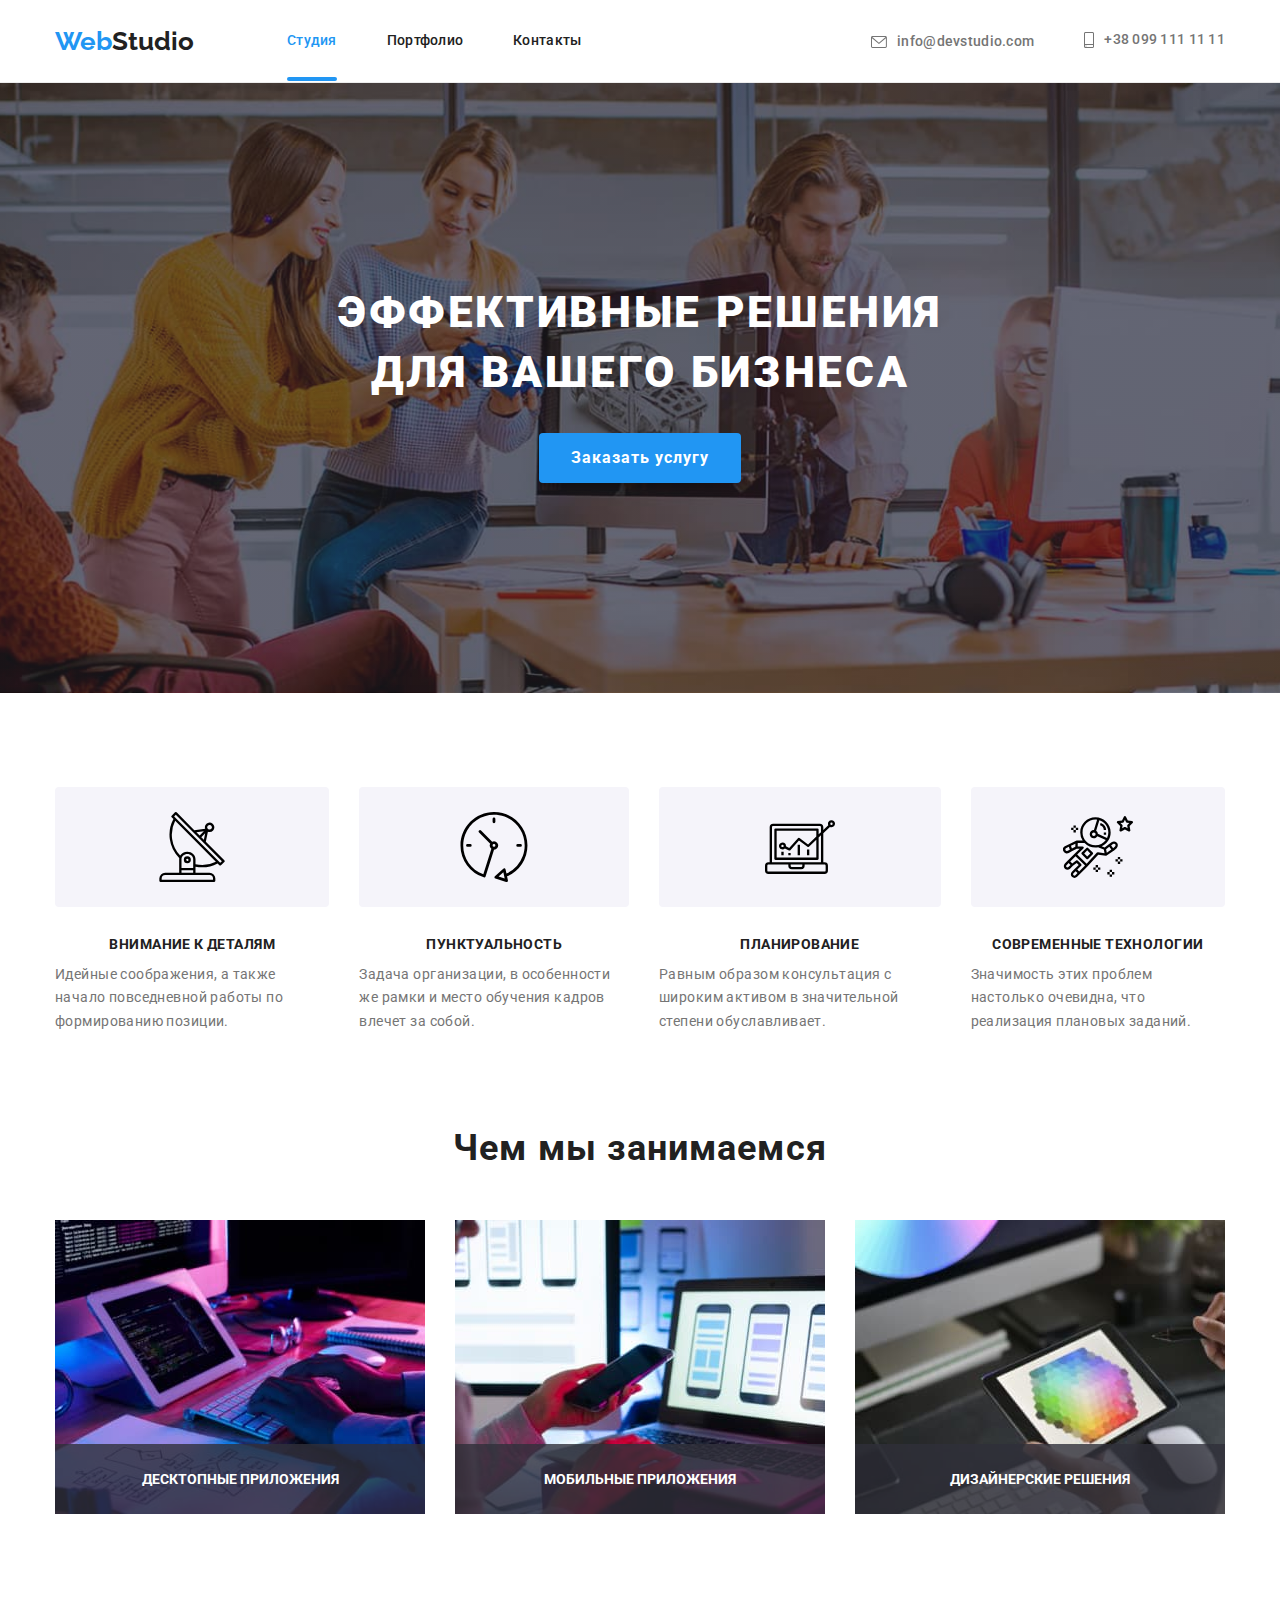
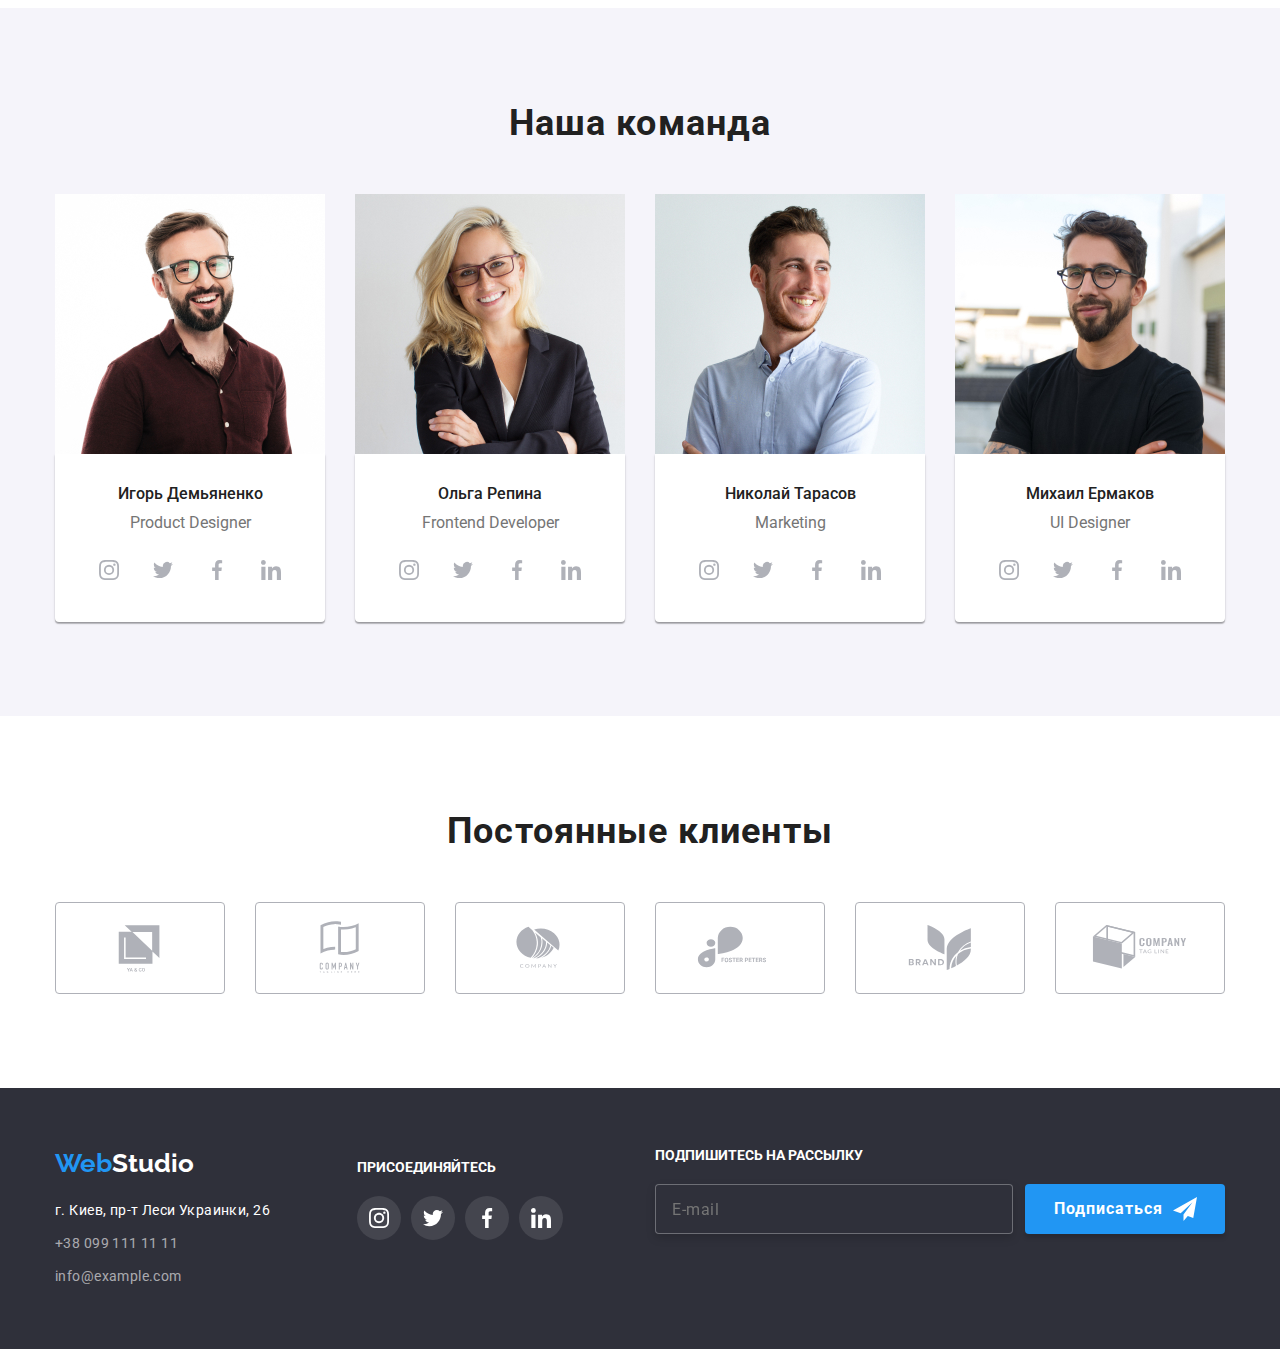
<file: index.html>
<!DOCTYPE html>
<html lang="ru">
  <head>
    <meta charset="UTF-8" />
    <meta http-equiv="X-UA-Compatible" content="IE=edge" />
    <meta name="viewport" content="width=device-width, initial-scale=1.0" />
    <link
      href="https://fonts.googleapis.com/css2?family=Raleway:wght@700&family=Roboto:wght@400;500;700;900&display=swap"
      rel="stylesheet"
    />
    <link
      rel="stylesheet"
      href="https://cdnjs.cloudflare.com/ajax/libs/modern-normalize/1.1.0/modern-normalize.min.css"
    />
    <link rel="stylesheet" href="./css/main.min.css" />
    <title>WebStudio</title>
  </head>
  <body class="body">
    <header class="header">
      <div class="container header__container">
        <a href="index.html" class="logo logo--pad"
          >Web<span class="logo__dark--head">Studio</span></a
        >
        <button class="btn-menu" type="button" data-menu-button aria-expanded="false">
          <svg class="mobile-menu-icon" width="40" height="40">
            <use class="icon-open" href="./images/icons/sprite.svg#icon-burger"></use>
            <use class="icon-close" href="./images/icons/sprite.svg#icon-close_burger"></use>
          </svg>
        </button>
        <nav class="navigation">
          <ul class="navigation__list">
            <li class="navigation__item">
              <a href="" class="link navigation__link--current navigation__link">Студия</a>
            </li>
            <li class="navigation__item">
              <a href="./portfolio.html" class="navigation__link">Портфолио</a>
            </li>
            <li class="navigation__item"><a href="" class="navigation__link">Контакты</a></li>
          </ul>
        </nav>
        <ul class="contacts__list">
          <li class="contacts__item">
            <a href="mailto:info@devstudio.com" class="header__email">
              <svg class="icon-mail" width="16" height="12">
                <use href="./images/icons/sprite.svg#icon-envelope"></use>
              </svg>
              info@devstudio.com
            </a>
          </li>
          <li class="contacts__item">
            <a href="tel:+380991111111" class="header__phone">
              <svg class="icon-phone" width="10" height="16">
                <use href="./images/icons/sprite.svg#icon-smartphone"></use>
              </svg>
              +38 099 111 11 11</a
            >
          </li>
        </ul>
      </div>
    </header>
    <div>
      <div class="mobile-menu" data-menu>
        <ul class="mobile-menu-nav list">
          <li class="mobile-menu-nav-item">
            <a href="./index.html" class="mobile-menu-nav-link current">Студия</a>
          </li>
          <li class="mobile-menu-nav-item">
            <a href="./portfolio.html" class="mobile-menu-nav-link">Портфолио</a>
          </li>
          <li class="mobile-menu-nav-item">
            <a href="#contacts" class="mobile-menu-nav-link">Контакты</a>
          </li>
        </ul>
        <div>
          <ul class="mobile-menu-contacts list">
            <li class="mobile-menu-item">
              <a href="tel:+380961111111" class="mobile-menu-font">+38 096 111 11 11</a>
            </li>
            <li class="mobile-menu-item">
              <a href="mailto:mailinfo@devstudio.com" class="mobile-menu-font"
                >info@devstudio.com</a
              >
            </li>
          </ul>
          <ul class="mobile-menu-list list">
            <li class="mobile-menu-items">
              <a class="mobile-menu-link" href="">Instagram</a>
            </li>
            <li class="mobile-menu-items">
              <a class="mobile-menu-link" href="">Twitter</a>
            </li>
            <li class="mobile-menu-items">
              <a class="mobile-menu-link" href="">Facebook</a>
            </li>
            <li class="mobile-menu-items">
              <a class="mobile-menu-link" href="">LinkedIn</a>
            </li>
          </ul>
        </div>
      </div>
    </div>

    <main class="main">
      <section class="hero overlay">
        <div class="container">
          <h1 class="hero__title">
            Эффективные решения <br />
            для вашего бизнеса
          </h1>
          <button type="button" class="button button-hero" data-modal-open>Заказать услугу</button>
        </div>
        <div class="backdrop is-hidden" data-modal>
          <div class="modal">
            <button class="close-button" type="button" data-modal-close aria-label="Закрыть окно">
              <svg class="close-button__icon" width="18" height="18">
                <use href="./images/icons/sprite.svg#icon-close"></use>
              </svg>
            </button>

            <form class="order-form" autocomplete="off">
              <span class="order-form__title">Оставьте свои данные, мы вам перезвоним</span>
              <label class="order-form__field">
                <span class="order-form__label">Имя</span>
                <span class="order-form__input-container">
                  <input class="order-form__input" name="name" type="text" />
                  <svg class="order-form__icon" width="18" height="18">
                    <use href="./images/icons/sprite.svg#icon-person"></use>
                  </svg>
                </span>
              </label>
              <label class="order-form__field">
                <span class="order-form__label">Телефон</span>
                <span class="order-form__input-container">
                  <input class="order-form__input" name="phone" type="tel" />
                  <svg class="order-form__icon" width="18" height="18">
                    <use href="./images/icons/sprite.svg#icon-tel"></use>
                  </svg>
                </span>
              </label>
              <label class="order-form__field">
                <span class="order-form__label">Почта</span>
                <span class="order-form__input-container">
                  <input class="order-form__input" name="email" type="email" />
                  <svg class="order-form__icon" width="18" height="18">
                    <use href="./images/icons/sprite.svg#icon-mail"></use>
                  </svg>
                </span>
              </label>
              <label class="order-form__field order-form__comments">
                <span class="order-form__comments__label">Комментарий</span>
                <textarea
                  class="order-form__comments__text"
                  name="comments"
                  placeholder="Введите текст"
                ></textarea>
              </label>
              <label class="checkbox">
                <span class="checkbox__container">
                  <input class="checkbox__input" name="agreement" type="checkbox" />
                  <svg class="checkbox__icon-checked" width="16" height="15">
                    <use href="./images/icons/sprite.svg#icon-check"></use>
                  </svg>
                  <span class="checkbox__icon-unchecked"></span>
                </span>
                <span class="checkbox__label">
                  Соглашаюсь с рассылкой и принимаю
                  <a class="checkbox__link" href="" target="_blank" rel="noopener noreferrer"
                    >Условия договора</a
                  >
                </span>
              </label>
              <button class="button button-modal" type="submit">Отправить</button>
            </form>
          </div>
        </div>
      </section>
      <section class="section">
        <div class="container">
          <h2 hidden>Особенности</h2>
          <ul class="feature">
            <li class="feature__item">
              <div class="feature__background">
                <svg class="feature__icon" width="70" height="70">
                  <use href="./images/icons/sprite.svg#icon-antenna"></use>
                </svg>
              </div>
              <h3 class="feature__title">Внимание к деталям</h3>
              <p class="feature__text">
                Идейные соображения, а также начало повседневной работы по формированию позиции.
              </p>
            </li>
            <li class="feature__item">
              <div class="feature__background">
                <svg class="feature__icon" width="70" height="70">
                  <use href="./images/icons/sprite.svg#icon-clock"></use>
                </svg>
              </div>
              <h3 class="feature__title">Пунктуальность</h3>
              <p class="feature__text">
                Задача организации, в особенности же рамки и место обучения кадров влечет за собой.
              </p>
            </li>
            <li class="feature__item">
              <div class="feature__background">
                <svg class="feature__icon" width="70" height="70">
                  <use href="./images/icons/sprite.svg#icon-diagram"></use>
                </svg>
              </div>
              <h3 class="feature__title">Планирование</h3>
              <p class="feature__text">
                Равным образом консультация с широким активом в значительной степени обуславливает.
              </p>
            </li>
            <li class="feature__item">
              <div class="feature__background">
                <svg class="feature__icon" width="70" height="70">
                  <use href="./images/icons/sprite.svg#icon-astronaut"></use>
                </svg>
              </div>
              <h3 class="feature__title">Современные технологии</h3>
              <p class="feature__text">
                Значимость этих проблем настолько очевидна, что реализация плановых заданий.
              </p>
            </li>
          </ul>
        </div>
      </section>
      <section class="section task">
        <div class="container">
          <h2 class="task__title title-h2">Чем мы занимаемся</h2>
          <ul class="list task__list">
            <li class="task__item">
              <div class="task__name">
                <picture>
                  <source
                    media="(min-width: 1200px)"
                    srcset="./images/img_pc.jpg 1x, ./images/img_pc@2x.jpg 2x"
                    type="image/jpg"
                  />
                  <img src="./images/img_pc.jpg" alt="Работа на Пк" />
                </picture>
                <div class="task__container">
                  <p class="task__text">ДЕСКТОПНЫЕ ПРИЛОЖЕНИЯ</p>
                </div>
              </div>
            </li>
            <li class="task__item">
              <div class="task__name">
                <picture>
                  <source
                    media="(min-width: 1200px)"
                    srcset="./images/img_phone.jpg 1x, ./images/img_phone@2x.jpg 2x"
                    type="image/jpg"
                  />
                  <img src="./images/img_phone.jpg" alt="Работа на телефоне" />
                </picture>

                <div class="task__container">
                  <p class="task__text">МОБИЛЬНЫЕ ПРИЛОЖЕНИЯ</p>
                </div>
              </div>
            </li>
            <li class="task__item">
              <div class="task__name">
                <picture>
                  <source
                    media="(min-width: 1200px)"
                    srcset="./images/img_tab.jpg 1x, ./images/img_tab@2x.jpg 2x"
                    type="image/jpg"
                  />
                  <img src="./images/img_tab.jpg" alt="Работа на планшете" />
                </picture>

                <div class="task__container">
                  <p class="task__text">ДИЗАЙНЕРСКИЕ РЕШЕНИЯ</p>
                </div>
              </div>
            </li>
          </ul>
        </div>
      </section>
      <section class="section section--bgr">
        <div class="container">
          <h2 class="section__title">Наша команда</h2>
          <ul class="team">
            <li class="team__item">
              <picture>
                <source
                  media="(min-width: 1200px)"
                  srcset="./images/designer_lg.jpg 1x, ./images/designer_lg@2x.jpg 2x"
                  type="image/jpg"
                />
                <source
                  media="(min-width: 768px)"
                  srcset="./images/designer_md.jpg 1x, ./images/designer_md@2x.jpg 2x"
                  type="image/jpg"
                />
                <source
                  media="(max-width: 767px)"
                  srcset="./images/designer_sm.jpg 1x, ./images/designer_sm@2x.jpg 2x"
                  type="image/jpg"
                />
                <img src="./images/designer_sm.jpg" alt="Дезайнер продукта" />
              </picture>
              <div class="team__group">
                <h3 class="team__title">Игорь Демьяненко</h3>
                <p class="team__text" lang="en">Product Designer</p>
                <ul class="social">
                  <li class="social__item">
                    <a href="http://instagram.com" class="social__link" aria-label="Instagram">
                      <svg class="social__icon">
                        <use href="./images/svg/sprite.svg#icon-instagram"></use>
                      </svg>
                    </a>
                  </li>
                  <li class="social__item">
                    <a class="social__link" href="http://twitter.com" aria-label="Twitter">
                      <svg class="social__icon">
                        <use href="./images/svg/sprite.svg#icon-twitter"></use>
                      </svg>
                    </a>
                  </li>
                  <li class="social__item">
                    <a href="http://facebook.com" class="social__link" aria-label="Facebook">
                      <svg class="social__icon">
                        <use href="./images/svg/sprite.svg#icon-facebook"></use>
                      </svg>
                    </a>
                  </li>
                  <li class="social__item">
                    <a href="http://linkedin.com" class="social__link" aria-label="LinkedIn">
                      <svg class="social__icon">
                        <use href="./images/svg/sprite.svg#icon-linkedin"></use>
                      </svg>
                    </a>
                  </li>
                </ul>
              </div>
            </li>
            <li class="team__item">
              <picture>
                <source
                  media="(min-width: 1200px)"
                  srcset="./images/developer_lg.jpg 1x, ./images/developer_lg@2x.jpg 2x"
                  type="image/jpg"
                />
                <source
                  media="(min-width: 768px)"
                  srcset="./images/developer_md.jpg 1x, ./images/developer_md@2x.jpg 2x"
                  type="image/jpg"
                />
                <source
                  media="(max-width: 767px)"
                  srcset="./images/developer_sm.jpg 1x, ./images/developer_sm@2x.jpg 2x"
                  type="image/jpg"
                />
                <img src="./images/developer_sm.jpg" alt="Разработчик" />
              </picture>

              <div class="team__group">
                <h3 class="team__title">Ольга Репина</h3>
                <p class="team__text" lang="en">Frontend Developer</p>
                <ul class="social">
                  <li class="social__item">
                    <a href="http://instagram.com" class="social__link" aria-label="Instagram">
                      <svg class="social__icon">
                        <use href="./images/svg/sprite.svg#icon-instagram"></use>
                      </svg>
                    </a>
                  </li>
                  <li class="social__item">
                    <a href="http://twitter.com" class="social__link" aria-label="Twitter">
                      <svg class="social__icon">
                        <use href="./images/svg/sprite.svg#icon-twitter"></use>
                      </svg>
                    </a>
                  </li>
                  <li class="social__item">
                    <a href="http://facebook.com" class="social__link" aria-label="Facebook">
                      <svg class="social__icon">
                        <use href="./images/svg/sprite.svg#icon-facebook"></use>
                      </svg>
                    </a>
                  </li>
                  <li class="social__item">
                    <a href="http://linkedin.com" class="social__link" aria-label="LinkedIn">
                      <svg class="social__icon">
                        <use href="./images/svg/sprite.svg#icon-linkedin"></use>
                      </svg>
                    </a>
                  </li>
                </ul>
              </div>
            </li>
            <li class="team__item">
              <picture>
                <source
                  media="(min-width: 1200px)"
                  srcset="./images/marketing_lg.jpg 1x, ./images/marketing_lg@2x.jpg 2x"
                  type="image/jpg"
                />
                <source
                  media="(min-width: 768px)"
                  srcset="./images/marketing_md.jpg 1x, ./images/marketing_md@2x.jpg 2x"
                  type="image/jpg"
                />
                <source
                  media="(max-width: 767px)"
                  srcset="./images/marketing_sm.jpg 1x, ./images/marketing_sm@2x.jpg 2x"
                  type="image/jpg"
                />
                <img src="./images/marketing_sm.jpg" alt="Маркетолог" />
              </picture>

              <div class="team__group">
                <h3 class="team__title">Николай Тарасов</h3>
                <p class="team__text" lang="en">Marketing</p>
                <ul class="social">
                  <li class="social__item">
                    <a href="http://instagram.com" class="social__link" aria-label="Instagram">
                      <svg class="social__icon">
                        <use href="./images/svg/sprite.svg#icon-instagram"></use>
                      </svg>
                    </a>
                  </li>
                  <li class="social__item">
                    <a href="http://twitter.com" class="social__link" aria-label="Twitter">
                      <svg class="social__icon">
                        <use href="./images/svg/sprite.svg#icon-twitter"></use>
                      </svg>
                    </a>
                  </li>
                  <li class="social__item">
                    <a href="http://facebook.com" class="social__link" aria-label="Facebook">
                      <svg class="social__icon">
                        <use href="./images/svg/sprite.svg#icon-facebook"></use>
                      </svg>
                    </a>
                  </li>
                  <li class="social__item">
                    <a href="http://linkedin.com" class="social__link" aria-label="LinkedIn">
                      <svg class="social__icon">
                        <use href="./images/svg/sprite.svg#icon-linkedin"></use>
                      </svg>
                    </a>
                  </li>
                </ul>
              </div>
            </li>
            <li class="team__item">
              <picture>
                <source
                  media="(min-width: 1200px)"
                  srcset="./images/ui_lg.jpg 1x, ./images/ui_lg@2x.jpg 2x"
                  type="image/jpg"
                />
                <source
                  media="(min-width: 768px)"
                  srcset="./images/ui_md.jpg 1x, ./images/ui_md@2x.jpg 2x"
                  type="image/jpg"
                />
                <source
                  media="(max-width: 767px)"
                  srcset="./images/ui_sm.jpg 1x, ./images/ui_sm@2x.jpg 2x"
                  type="image/jpg"
                />
                <img src="./images/ui.jpg" alt="Дезайнер интерфейса" />
              </picture>

              <div class="team__group">
                <h3 class="team__title">Михаил Ермаков</h3>
                <p class="team__text" lang="en">UI Designer</p>
                <ul class="social">
                  <li class="social__item">
                    <a href="http://instagram.com" class="social__link" aria-label="Instagram">
                      <svg class="social__icon">
                        <use href="./images/svg/sprite.svg#icon-instagram"></use>
                      </svg>
                    </a>
                  </li>
                  <li class="social__item">
                    <a href="http://twitter.com" class="social__link" aria-label="Twitter">
                      <svg class="social__icon">
                        <use href="./images/svg/sprite.svg#icon-twitter"></use>
                      </svg>
                    </a>
                  </li>
                  <li class="social__item">
                    <a href="http://facebook.com" class="social__link" aria-label="Facebook">
                      <svg class="social__icon">
                        <use href="./images/svg/sprite.svg#icon-facebook"></use>
                      </svg>
                    </a>
                  </li>
                  <li class="social__item">
                    <a href="http://linkedin.com" class="social__link" aria-label="LinkedIn">
                      <svg class="social__icon">
                        <use href="./images/svg/sprite.svg#icon-linkedin"></use>
                      </svg>
                    </a>
                  </li>
                </ul>
              </div>
            </li>
          </ul>
        </div>
      </section>
      <section class="section clients">
        <div class="container customers__container">
          <h2 class="clients__section-title">Постоянные клиенты</h2>
          <ul class="clients__list list">
            <li class="clients__item">
              <a href="http://google.com" class="clients__link">
                <svg class="clients__icon" width="106" height="60">
                  <use href="./images/icons/sprite.svg#icon-Logo1"></use>
                </svg>
              </a>
            </li>
            <li class="clients__item">
              <a href="http://google.com" class="clients__link">
                <svg class="clients__icon" width="106" height="60">
                  <use href="./images/icons/sprite.svg#icon-Logo2"></use>
                </svg>
              </a>
            </li>
            <li class="clients__item">
              <a href="http://google.com" class="clients__link">
                <svg class="clients__icon" width="106" height="60">
                  <use href="./images/icons/sprite.svg#icon-Logo3"></use>
                </svg>
              </a>
            </li>
            <li class="clients__item">
              <a href="http://google.com" class="clients__link">
                <svg class="clients__icon" width="106" height="60">
                  <use href="./images/icons/sprite.svg#icon-Logo4"></use>
                </svg>
              </a>
            </li>
            <li class="clients__item">
              <a href="http://google.com" class="clients__link">
                <svg class="clients__icon">
                  <use href="./images/icons/sprite.svg#icon-Logo5"></use>
                </svg>
              </a>
            </li>
            <li class="clients__item">
              <a href="http://google.com" class="clients__link">
                <svg class="clients__icon" width="106" height="60">
                  <use href="./images/icons/sprite.svg#icon-Logo6"></use>
                </svg>
              </a>
            </li>
          </ul>
        </div>
      </section>
    </main>
    <footer class="footer">
      <div class="container container--footer">
        <div class="connect-footer">
          <div class="adress">
            <a class="logo logo--position" href="./index.html" lang="en">
              <span class="logo-color">Web</span><span class="logo-color2">Studio</span></a
            >
            <address>
              <ul class="footer-adress list">
                <li class="footer-adress__item">
                  <a class="footer-adress__link" href="https://goo.gl/maps/iKXkamstdU8A9RDW7"
                    >г. Киев, пр-т Леси Украинки, 26</a
                  >
                </li>
                <li class="footer-adress__item">
                  <a class="footer-adress__link footer-adress__telmail" href="tel:+380991111111"
                    >+38 099 111 11 11</a
                  >
                </li>
                <li class="footer-adress__item">
                  <a
                    class="footer-adress__link footer-adress__telmail"
                    href="mailto:info@example.com"
                    >info@example.com</a
                  >
                </li>
              </ul>
            </address>
          </div>
          <div class="content">
            <h4 class="footer__title">ПРИСОЕДИНЯЙТЕСЬ</h4>
            <ul class="social-network social-network-footer list">
              <li class="social-network__item">
                <a class="social-network__link" href="" aria-label="Instagram">
                  <svg class="social-network__icon" width="20" height="20">
                    <use href="./images/icons/sprite.svg#icon-instagram"></use>
                  </svg>
                </a>
              </li>
              <li class="social-network__item">
                <a class="social-network__link" href="" aria-label="Twitter">
                  <svg class="social-network__icon" width="20" height="20">
                    <use href="./images/icons/sprite.svg#icon-twitter"></use>
                  </svg>
                </a>
              </li>
              <li class="social-network__item">
                <a class="social-network__link" href="" aria-label="Facebook">
                  <svg class="social-network__icon" width="20" height="20">
                    <use href="./images/icons/sprite.svg#icon-facebook"></use>
                  </svg>
                </a>
              </li>
              <li class="social-network__item">
                <a class="social-network__link" href="" aria-label="LinkedIn">
                  <svg class="social-network__icon" width="20" height="20">
                    <use href="./images/icons/sprite.svg#icon-linkedin"></use>
                  </svg>
                </a>
              </li>
            </ul>
          </div>
        </div>
        <div class="footer-connect">
          <h4 class="footer__title">ПОДПИШИТЕСЬ НА РАССЫЛКУ</h4>
          <form class="footer-connect__form">
            <label class="footer-connect__field">
              <input
                class="footer-connect__input"
                name="footer-email"
                type="email"
                placeholder="E-mail"
              />
            </label>
            <div class="footer_button">
              <button type="submit" class="button button-footer">Подписаться</button>
              <svg class="button-footer-icon" width="24" height="24">
                <use href="./images/icons/sprite.svg#icon-telegram"></use>
              </svg>
            </div>
          </form>
        </div>
      </div>
    </footer>
    <script src="./js/modal.js"></script>
    <script src="./js/burger.js"></script>
  </body>
</html>
</file>
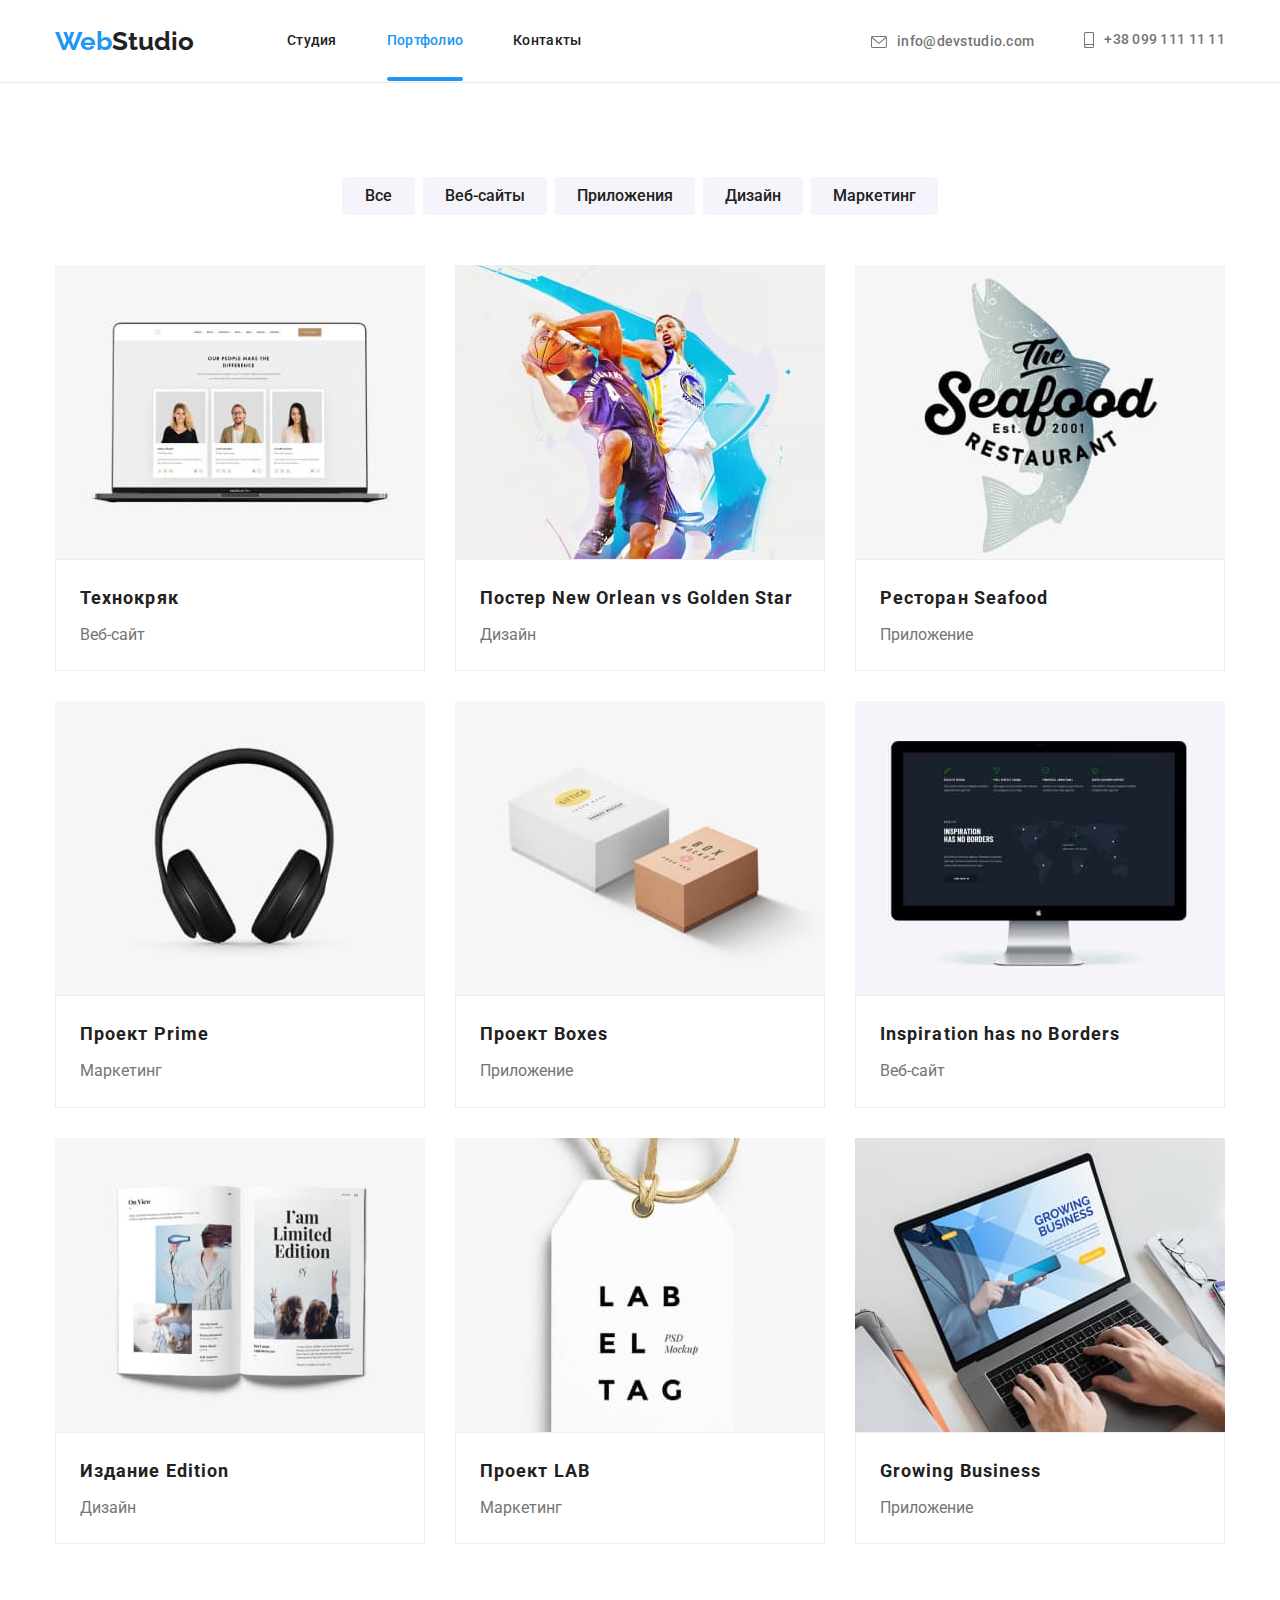
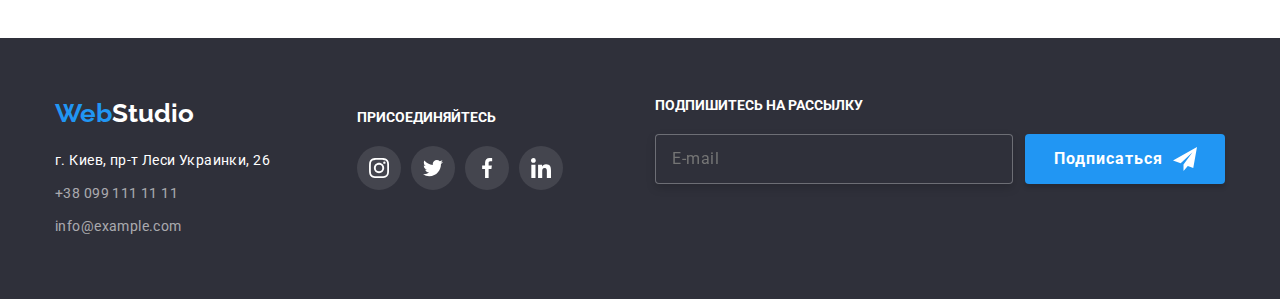
<file: portfolio.html>
<!DOCTYPE html>
<html lang="ru">
  <head>
    <meta charset="UTF-8" />
    <meta http-equiv="X-UA-Compatible" content="IE=edge" />
    <meta name="viewport" content="width=device-width, initial-scale=1.0" />
    <link
      href="https://fonts.googleapis.com/css2?family=Raleway:wght@700&family=Roboto:wght@400;500;700;900&display=swap"
      rel="stylesheet"
    />
    <link
      rel="stylesheet"
      href="https://cdnjs.cloudflare.com/ajax/libs/modern-normalize/1.1.0/modern-normalize.min.css"
    />
    <link rel="stylesheet" href="./css/main.min.css" />
    <title>Portfolio</title>
  </head>
  <body class="body portfolio">
    <header class="header">
      <div class="container header__container">
        <a href="index.html" class="logo logo--pad"
          >Web<span class="logo__dark--head">Studio</span></a
        >
        <button class="btn-menu" type="button" data-menu-button aria-expanded="false">
          <svg class="mobile-menu-icon" width="40" height="40">
            <use class="icon-open" href="./images/icons/sprite.svg#icon-burger"></use>
            <use class="icon-close" href="./images/icons/sprite.svg#icon-close_burger"></use>
          </svg>
        </button>
        <nav class="navigation">
          <ul class="navigation__list">
            <li class="navigation__item">
              <a href="index.html" class="link navigation__link">Студия</a>
            </li>
            <li class="navigation__item">
              <a href="./portfolio.html" class="navigation__link navigation__link--current link"
                >Портфолио</a
              >
            </li>
            <li class="navigation__item"><a href="" class="navigation__link">Контакты</a></li>
          </ul>
        </nav>
        <ul class="contacts__list">
          <li class="contacts__item">
            <a href="mailto:info@devstudio.com" class="header__email">
              <svg class="icon-mail" width="16" height="12">
                <use href="./images/icons/sprite.svg#icon-envelope"></use>
              </svg>
              info@devstudio.com
            </a>
          </li>
          <li class="contacts__item">
            <a href="tel:+380991111111" class="header__phone">
              <svg class="icon-phone" width="10" height="16">
                <use href="./images/icons/sprite.svg#icon-smartphone"></use>
              </svg>
              +38 099 111 11 11</a
            >
          </li>
        </ul>
      </div>
    </header>
    <main>
      <section class="section project">
        <div class="container project__container">
          <h1 class="visually-hidden">Наше портфолио</h1>
          <ul class="project__list list">
            <li class="project__btn-item">
              <button type="button" class="project__btn">Все</button>
            </li>
            <li class="project__btn-item">
              <button type="button" class="project__btn">Веб-сайты</button>
            </li>
            <li class="project__btn-item">
              <button type="button" class="project__btn">Приложения</button>
            </li>
            <li class="project__btn-item">
              <button type="button" class="project__btn">Дизайн</button>
            </li>
            <li class="project__btn-item">
              <button type="button" class="project__btn">Маркетинг</button>
            </li>
          </ul>
          <ul class="project-group list">
            <li class="project-group__item">
              <a href="#" class="project-group__link">
                <div class="project-thumb">
                  <picture>
                    <source
                      media="(min-width: 1200px)"
                      srcset="./images/tech_lg.jpg 1x, ./images/tech_lg@2x.jpg 2x"
                      type="image/jpg"
                    />
                    <source
                      media="(min-width: 768px)"
                      srcset="./images/tech_md.jpg 1x, ./images/tech_md@2x.jpg 2x"
                      type="image/jpg"
                    />
                    <source
                      media="(max-width: 767px)"
                      srcset="./images/tech_sm.jpg 1x, ./images/tech_sm@2x.jpg 2x"
                      type="image/jpg"
                    />
                    <img src="./images/tech_sm.jpg" alt="Технокряк" />
                  </picture>
                  <div class="overlay-portfolio">
                    <p class="overlay-text">
                      Ресурс предлагает комплексные предложения с разным уровнем функционала и
                      сервисов. Все это позволит посетителю получить исчерпывающие сведения о
                      компании или частном лице.
                    </p>
                  </div>
                </div>
                <div class="proj-descr">
                  <h2 class="titles">Технокряк</h2>
                  <p class="description">Веб-сайт</p>
                </div>
              </a>
            </li>
            <li class="project-group__item">
              <a href="https://google.com" class="project-group__link">
                <div class="project-thumb">
                  <picture>
                    <source
                      media="(min-width: 1200px)"
                      srcset="./images/poster_lg.jpg 1x, ./images/poster_lg@2x.jpg 2x"
                      type="image/jpg"
                    />
                    <source
                      media="(min-width: 768px)"
                      srcset="./images/poster_md.jpg 1x, ./images/poster_md@2x.jpg 2x"
                      type="image/jpg"
                    />
                    <source
                      media="(max-width: 767px)"
                      srcset="./images/poster_sm.jpg 1x, ./images/poster_sm@2x.jpg 2x"
                      type="image/jpg"
                    />
                    <img src="./images/poster_sm.jpg" alt="Постер New Orlean vs Golden Star" />
                  </picture>
                  <div class="overlay-portfolio">
                    <p class="overlay-text">
                      Ресурс предлагает комплексные предложения с разным уровнем функционала и
                      сервисов. Все это позволит посетителю получить исчерпывающие сведения о
                      компании или частном лице.
                    </p>
                  </div>
                </div>
                <div class="proj-descr">
                  <h2 class="titles">Постер New Orlean vs Golden Star</h2>
                  <p class="description">Дизайн</p>
                </div>
              </a>
            </li>
            <li class="project-group__item">
              <a href="#" class="project-group__link">
                <div class="project-thumb">
                  <picture>
                    <source
                      media="(min-width: 1200px)"
                      srcset="./images/resto_lg.jpg 1x, ./images/resto_lg@2x.jpg 2x"
                      type="image/jpg"
                    />
                    <source
                      media="(min-width: 768px)"
                      srcset="./images/resto_md.jpg 1x, ./images/resto_md@2x.jpg 2x"
                      type="image/jpg"
                    />
                    <source
                      media="(max-width: 767px)"
                      srcset="./images/resto_sm.jpg 1x, ./images/resto_sm@2x.jpg 2x"
                      type="image/jpg"
                    />
                    <img src="./images/resto_sm.jpg" alt="Ресторан Seafood" />
                  </picture>
                  <div class="overlay-portfolio">
                    <p class="overlay-text">
                      Ресурс предлагает комплексные предложения с разным уровнем функционала и
                      сервисов. Все это позволит посетителю получить исчерпывающие сведения о
                      компании или частном лице.
                    </p>
                  </div>
                </div>
                <div class="proj-descr">
                  <h2 class="titles">Ресторан <span lang="en">Seafood</span></h2>
                  <p class="description">Приложение</p>
                </div>
              </a>
            </li>
            <li class="project-group__item">
              <a href="#" class="project-group__link">
                <div class="project-thumb">
                  <picture>
                    <source
                      media="(min-width: 1200px)"
                      srcset="./images/music_lg.jpg 1x, ./images/music_lg@2x.jpg 2x"
                      type="image/jpg"
                    />
                    <source
                      media="(min-width: 768px)"
                      srcset="./images/music_md.jpg 1x, ./images/music_md@2x.jpg 2x"
                      type="image/jpg"
                    />
                    <source
                      media="(max-width: 767px)"
                      srcset="./images/music_sm.jpg 1x, ./images/music_sm@2x.jpg 2x"
                      type="image/jpg"
                    />
                    <img src="./images/music_sm.jpg" alt="Проект Prime" />
                  </picture>
                  <div class="overlay-portfolio">
                    <p class="overlay-text">
                      Ресурс предлагает комплексные предложения с разным уровнем функционала и
                      сервисов. Все это позволит посетителю получить исчерпывающие сведения о
                      компании или частном лице.
                    </p>
                  </div>
                </div>
                <div class="proj-descr">
                  <h2 class="titles">Проект <span lang="en">Prime</span></h2>
                  <p class="description">Маркетинг</p>
                </div>
              </a>
            </li>
            <li class="project-group__item">
              <a href="#" class="project-group__link">
                <div class="project-thumb">
                  <picture>
                    <source
                      media="(min-width: 1200px)"
                      srcset="./images/boxes_lg.jpg 1x, ./images/boxes_lg@2x.jpg 2x"
                      type="image/jpg"
                    />
                    <source
                      media="(min-width: 768px)"
                      srcset="./images/boxes_md.jpg 1x, ./images/boxes_md@2x.jpg 2x"
                      type="image/jpg"
                    />
                    <source
                      media="(max-width: 767px)"
                      srcset="./images/boxes_sm.jpg 1x, ./images/boxes_sm@2x.jpg 2x"
                      type="image/jpg"
                    />
                    <img src="./images/boxes_sm.jpg" alt="Проект Boxes" />
                  </picture>
                  <div class="overlay-portfolio">
                    <p class="overlay-text">
                      Ресурс предлагает комплексные предложения с разным уровнем функционала и
                      сервисов. Все это позволит посетителю получить исчерпывающие сведения о
                      компании или частном лице.
                    </p>
                  </div>
                </div>
                <div class="proj-descr">
                  <h2 class="titles">Проект <span lang="en">Boxes</span></h2>
                  <p class="description">Приложение</p>
                </div>
              </a>
            </li>
            <li class="project-group__item">
              <a href="#" class="project-group__link">
                <div class="project-thumb">
                  <picture>
                    <source
                      media="(min-width: 1200px)"
                      srcset="./images/site_lg.jpg 1x, ./images/site_lg@2x.jpg 2x"
                      type="image/jpg"
                    />
                    <source
                      media="(min-width: 768px)"
                      srcset="./images/site_md.jpg 1x, ./images/site_md@2x.jpg 2x"
                      type="image/jpg"
                    />
                    <source
                      media="(max-width: 767px)"
                      srcset="./images/site_sm.jpg 1x, ./images/site_sm@2x.jpg 2x"
                      type="image/jpg"
                    />
                    <img src="./images/site_sm.jpg" alt="Inspiration has no Borders" />
                  </picture>
                  <div class="overlay-portfolio">
                    <p class="overlay-text">
                      Ресурс предлагает комплексные предложения с разным уровнем функционала и
                      сервисов. Все это позволит посетителю получить исчерпывающие сведения о
                      компании или частном лице.
                    </p>
                  </div>
                </div>
                <div class="proj-descr">
                  <h2 lang="en" class="titles">Inspiration has no Borders</h2>
                  <p class="description">Веб-сайт</p>
                </div>
              </a>
            </li>
            <li class="project-group__item">
              <a href="#" class="project-group__link">
                <div class="project-thumb">
                  <picture>
                    <source
                      media="(min-width: 1200px)"
                      srcset="./images/book_lg.jpg 1x, ./images/book_lg@2x.jpg 2x"
                      type="image/jpg"
                    />
                    <source
                      media="(min-width: 768px)"
                      srcset="./images/book_md.jpg 1x, ./images/book_md@2x.jpg 2x"
                      type="image/jpg"
                    />
                    <source
                      media="(max-width: 767px)"
                      srcset="./images/book_sm.jpg 1x, ./images/book_sm@2x.jpg 2x"
                      type="image/jpg"
                    />
                    <img src="./images/book_sm.jpg" alt="Издание Limited Edition" />
                  </picture>
                  <div class="overlay-portfolio">
                    <p class="overlay-text">
                      Ресурс предлагает комплексные предложения с разным уровнем функционала и
                      сервисов. Все это позволит посетителю получить исчерпывающие сведения о
                      компании или частном лице.
                    </p>
                  </div>
                </div>
                <div class="proj-descr">
                  <h2 class="titles">Издание <span lang="en">Edition</span></h2>
                  <p class="description">Дизайн</p>
                </div>
              </a>
            </li>
            <li class="project-group__item">
              <a href="#" class="project-group__link">
                <div class="project-thumb">
                  <picture>
                    <source
                      media="(min-width: 1200px)"
                      srcset="./images/lab_lg.jpg 1x, ./images/lab_lg@2x.jpg 2x"
                      type="image/jpg"
                    />
                    <source
                      media="(min-width: 768px)"
                      srcset="./images/lab_md.jpg 1x, ./images/lab_md@2x.jpg 2x"
                      type="image/jpg"
                    />
                    <source
                      media="(max-width: 767px)"
                      srcset="./images/lab_sm.jpg 1x, ./images/lab_sm@2x.jpg 2x"
                      type="image/jpg"
                    />
                    <img src="./images/lab_sm.jpg" alt="Проект LAB" />
                  </picture>
                  <div class="overlay-portfolio">
                    <p class="overlay-text">
                      Ресурс предлагает комплексные предложения с разным уровнем функционала и
                      сервисов. Все это позволит посетителю получить исчерпывающие сведения о
                      компании или частном лице.
                    </p>
                  </div>
                </div>
                <div class="proj-descr">
                  <h2 class="titles">Проект <span lang="en">LAB</span></h2>
                  <p class="description">Маркетинг</p>
                </div>
              </a>
            </li>
            <li class="project-group__item">
              <a href="#" class="project-group__link">
                <div class="project-thumb">
                  <picture>
                    <source
                      media="(min-width: 1200px)"
                      srcset="./images/bis_lg.jpg 1x, ./images/bis_lg@2x.jpg 2x"
                      type="image/jpg"
                    />
                    <source
                      media="(min-width: 768px)"
                      srcset="./images/bis_md.jpg 1x, ./images/bis_md@2x.jpg 2x"
                      type="image/jpg"
                    />
                    <source
                      media="(max-width: 767px)"
                      srcset="./images/bis_sm.jpg 1x, ./images/bis_sm@2x.jpg 2x"
                      type="image/jpg"
                    />
                    <img src="./images/bis_sm.jpg" alt="Growing Business" />
                  </picture>
                  <div class="overlay-portfolio">
                    <p class="overlay-text">
                      Ресурс предлагает комплексные предложения с разным уровнем функционала и
                      сервисов. Все это позволит посетителю получить исчерпывающие сведения о
                      компании или частном лице.
                    </p>
                  </div>
                </div>
                <div class="proj-descr">
                  <h2 lang="en" class="titles">Growing Business</h2>
                  <p class="description">Приложение</p>
                </div>
              </a>
            </li>
          </ul>
        </div>
      </section>
    </main>
    <footer class="footer">
      <div class="container container--footer">
        <div class="connect-footer">
          <div class="adress">
            <a class="logo logo--position" href="./index.html" lang="en">
              <span class="logo-color">Web</span><span class="logo-color2">Studio</span></a
            >
            <address>
              <ul class="footer-adress list">
                <li class="footer-adress__item">
                  <a class="footer-adress__link" href="https://goo.gl/maps/iKXkamstdU8A9RDW7"
                    >г. Киев, пр-т Леси Украинки, 26</a
                  >
                </li>
                <li class="footer-adress__item">
                  <a class="footer-adress__link footer-adress__telmail" href="tel:+380991111111"
                    >+38 099 111 11 11</a
                  >
                </li>
                <li class="footer-adress__item">
                  <a
                    class="footer-adress__link footer-adress__telmail"
                    href="mailto:info@example.com"
                    >info@example.com</a
                  >
                </li>
              </ul>
            </address>
          </div>
          <div class="content">
            <h4 class="footer__title">ПРИСОЕДИНЯЙТЕСЬ</h4>
            <ul class="social-network social-network-footer list">
              <li class="social-network__item">
                <a class="social-network__link" href="" aria-label="Instagram">
                  <svg class="social-network__icon" width="20" height="20">
                    <use href="./images/icons/sprite.svg#icon-instagram"></use>
                  </svg>
                </a>
              </li>
              <li class="social-network__item">
                <a class="social-network__link" href="" aria-label="Twitter">
                  <svg class="social-network__icon" width="20" height="20">
                    <use href="./images/icons/sprite.svg#icon-twitter"></use>
                  </svg>
                </a>
              </li>
              <li class="social-network__item">
                <a class="social-network__link" href="" aria-label="Facebook">
                  <svg class="social-network__icon" width="20" height="20">
                    <use href="./images/icons/sprite.svg#icon-facebook"></use>
                  </svg>
                </a>
              </li>
              <li class="social-network__item">
                <a class="social-network__link" href="" aria-label="LinkedIn">
                  <svg class="social-network__icon" width="20" height="20">
                    <use href="./images/icons/sprite.svg#icon-linkedin"></use>
                  </svg>
                </a>
              </li>
            </ul>
          </div>
        </div>
        <div class="footer-connect">
          <h4 class="footer__title">ПОДПИШИТЕСЬ НА РАССЫЛКУ</h4>
          <form class="footer-connect__form">
            <label class="footer-connect__field">
              <input
                class="footer-connect__input"
                name="footer-email"
                type="email"
                placeholder="E-mail"
              />
            </label>
            <div class="footer_button">
              <button type="submit" class="button button-footer">Подписаться</button>
              <svg class="button-footer-icon" width="24" height="24">
                <use href="./images/icons/sprite.svg#icon-telegram"></use>
              </svg>
            </div>
          </form>
        </div>
      </div>
    </footer>
    <div>
      <div class="mobile-menu" data-menu>
        <ul class="mobile-menu-nav list">
          <li class="mobile-menu-nav-item">
            <a href="./index.html" class="mobile-menu-nav-link">Студия</a>
          </li>
          <li class="mobile-menu-nav-item">
            <a href="./portfolio.html" class="mobile-menu-nav-link current">Портфолио</a>
          </li>
          <li class="mobile-menu-nav-item">
            <a href="#contacts" class="mobile-menu-nav-link">Контакты</a>
          </li>
        </ul>
        <div>
          <ul class="mobile-menu-contacts list">
            <li class="mobile-menu-item">
              <a href="tel:+380961111111" class="mobile-menu-font">+38 096 111 11 11</a>
            </li>
            <li class="mobile-menu-item">
              <a href="mailto:mailinfo@devstudio.com" class="mobile-menu-font"
                >info@devstudio.com</a
              >
            </li>
          </ul>
          <ul class="mobile-menu-list list">
            <li class="mobile-menu-items">
              <a class="mobile-menu-link" href="">Instagram</a>
            </li>
            <li class="mobile-menu-items">
              <a class="mobile-menu-link" href="">Twitter</a>
            </li>
            <li class="mobile-menu-items">
              <a class="mobile-menu-link" href="">Facebook</a>
            </li>
            <li class="mobile-menu-items">
              <a class="mobile-menu-link" href="">LinkedIn</a>
            </li>
          </ul>
        </div>
      </div>
    </div>
    <script src="./js/modal.js"></script>
    <script src="./js/burger.js"></script>
  </body>
</html>
</file>
<file: css/main.min.css>
:root{--primary-bg-color: #2f303a;--primary-text-color: #212121;--title-text-color: #757575;--accent-color: #2196f3;--btn-hover: #188ce8;--spec-color: #fff;--fh-bg-color: #2f303a;--color-footer: rgba(255, 255, 255, 0.6);--bg-color-button: #f5f4fa;--border-bottom: #ececec;--border-card: #eeeeee;--border: #afb1b8;--color-social-network-bg: rgba(255, 255, 255, 0.1);--duration: 250ms;--time-function: cubic-bezier(0.4, 0, 0.2, 1)}h1,h2,h3,h4,h5,h6,p,ul{margin-top:0;margin-bottom:0}ul{padding-left:0;list-style:none}.body .button{cursor:pointer;border:none}a{text-decoration:none}html{-webkit-box-sizing:border-box;box-sizing:border-box}*,*::before,*::after{margin:0;padding:0;-webkit-box-sizing:border-box;box-sizing:border-box}img{display:block;max-width:100%;height:auto}.body{font-family:Roboto, sans-serif;font-style:normal;font-weight:400;color:#757575}.container{margin-left:auto;margin-right:auto;padding-left:15px;padding-right:15px}@media screen and (min-width: 480px){.container{width:480px}}@media screen and (min-width: 768px){.container{width:768px}}@media screen and (min-width: 1200px){.container{width:1200px}}.section{padding-top:60px;padding-bottom:60px}@media screen and (min-width: 1200px){.section{padding-top:94px;padding-bottom:94px}}.list,.main .company-list,.task-list,.company-title,.clients-title,.gallery{list-style-type:none;margin:0;padding:0}.title-h2{font-weight:700;font-size:28px;line-height:1.16;text-align:center;letter-spacing:0.03em;color:#212121}@media screen and (max-width: 1199px){.title-h2{margin-bottom:30px}}@media screen and (min-width: 1200px){.title-h2{margin-bottom:50px}}@media screen and (min-width: 1200px){.title-h2{font-size:36px}}.section__title{color:var(--primary-text-color)}@media screen and (max-width: 1199.98px){.section__title{font-weight:700;font-size:28px;line-height:1.43;margin-bottom:30px;text-align:center;letter-spacing:0.03em}}@media screen and (min-width: 1200px){.section__title{margin-bottom:50px;font-weight:700;font-size:36px;line-height:1.17;text-align:center;letter-spacing:0.03em}}.clients__section-title{color:var(--primary-text-color)}@media screen and (max-width: 1199.98px){.clients__section-title{font-weight:700;font-size:28px;line-height:1.43;margin-bottom:30px;text-align:center;letter-spacing:0.03em}}@media screen and (min-width: 1200px){.clients__section-title{margin-bottom:50px;font-weight:700;font-size:36px;line-height:1.17;text-align:center;letter-spacing:0.03em}}.logo{font-family:'Raleway', sans-serif;font-weight:700;font-size:26px;line-height:1.19;color:var(--accent-color);margin-right:93px;position:relative}@media screen and (max-width: 767.98px){.logo{margin-right:0}}@media screen and (min-width: 768px) and (max-width: 1199.98px){.logo--position{margin-right:0}}.logo__dark--head{color:var(--primary-text-color)}.logo-color{color:#2196f3}.logo-color2{color:#fff}@media screen and (max-width: 767.98px){.logo--pad{padding-top:10px;padding-bottom:10px}}.button{font-weight:700;font-size:16px;font-family:inherit;line-height:1.87;letter-spacing:0.06em;color:#fff;background-color:#2196f3;-webkit-box-shadow:0px 4px 4px rgba(0,0,0,0.15);box-shadow:0px 4px 4px rgba(0,0,0,0.15);border-radius:4px;-webkit-transition:background-color 250ms cubic-bezier(0.4, 0, 0.2, 1);transition:background-color 250ms cubic-bezier(0.4, 0, 0.2, 1)}.button:hover,.button:focus{background-color:#188ce8}.button-hero{display:block;margin:0 auto;padding:10px 32px}.footer_button{position:relative}@media screen and (max-width: 1199.98px){.footer_button{margin-top:20px}}.button-footer{display:-webkit-box;display:-ms-flexbox;display:flex;padding:10px 62px 10px 29px;margin-left:12px}@media screen and (max-width: 1199.98px){.button-footer{margin-left:0}}.button-footer-icon{position:absolute;fill:white;top:13px;right:28px}.button-modal{display:block;margin:0 auto;padding:10px 55px}.header__container{display:-webkit-box;display:-ms-flexbox;display:flex;-webkit-box-align:center;-ms-flex-align:center;align-items:center}@media screen and (max-width: 767.98px){.header__container{display:-webkit-box;display:-ms-flexbox;display:flex;-webkit-box-align:center;-ms-flex-align:center;align-items:center;-webkit-box-pack:justify;-ms-flex-pack:justify;justify-content:space-between}}@media screen and (min-width: 768px) and (max-width: 1199.98px){.contacts__item{margin-bottom:10px}.contacts__item:last-child{margin-bottom:0}}.navigation__list{display:-webkit-box;display:-ms-flexbox;display:flex}@media screen and (max-width: 767.98px){.navigation__list{visibility:hidden;opacity:0;display:none}}.navigation__item:not(:last-child){margin-right:50px}.navigation__link{display:block;padding-top:32px;padding-bottom:32px;font-weight:500;font-size:14px;line-height:1.14;letter-spacing:0.02em;color:var(--primary-text-color);-webkit-transition:color 250ms cubic-bezier(0.4, 0, 0.2, 1);transition:color 250ms cubic-bezier(0.4, 0, 0.2, 1)}.navigation__link:hover,.navigation__link:focus{color:var(--accent-color)}.header{border-bottom:1px solid var(--border-bottom)}.navigation__link--current{color:var(--accent-color)}@media screen and (max-width: 767.98px){.contacts__list{visibility:hidden;opacity:0;display:none}}@media screen and (min-width: 768px) and (max-width: 1199.98px){.contacts__list{display:-webkit-box;display:-ms-flexbox;display:flex;-webkit-box-orient:vertical;-webkit-box-direction:normal;-ms-flex-direction:column;flex-direction:column;margin-left:auto}}@media screen and (min-width: 1200px){.contacts__list{display:-webkit-box;display:-ms-flexbox;display:flex;margin-left:auto;-webkit-box-align:baseline;-ms-flex-align:baseline;align-items:baseline}}@media screen and (min-width: 1200px){.contacts__list .contacts__item+.contacts__item{margin-left:50px}}.header__email{display:-webkit-box;display:-ms-flexbox;display:flex;padding-top:32px;padding-bottom:32px;font-weight:500;font-size:14px;line-height:1.14;letter-spacing:0.02em;color:var(--title-text-color);-webkit-box-align:center;-ms-flex-align:center;align-items:center;-webkit-transition:color 250ms cubic-bezier(0.4, 0, 0.2, 1);transition:color 250ms cubic-bezier(0.4, 0, 0.2, 1)}@media screen and (min-width: 768px) and (max-width: 1199.98px){.header__email{padding-top:0;padding-bottom:0}}.header__email:hover,.header__email:focus{color:var(--accent-color)}.header__email:hover .icon-mail,.header__email:focus .icon-mail{fill:var(--accent-color)}.header__phone{display:-webkit-box;display:-ms-flexbox;display:flex;padding-top:32px;padding-bottom:32px;font-weight:500;font-size:14px;line-height:1.14;letter-spacing:0.02em;color:var(--title-text-color);-webkit-box-align:center;-ms-flex-align:center;align-items:center;-webkit-transition:color 250ms cubic-bezier(0.4, 0, 0.2, 1);transition:color 250ms cubic-bezier(0.4, 0, 0.2, 1)}@media screen and (min-width: 768px) and (max-width: 1199.98px){.header__phone{padding-top:0;padding-bottom:0}}.header__phone:hover,.header__phone:focus{color:var(--accent-color)}.header__phone:hover .icon-phone,.header__phone:focus .icon-phone{fill:var(--accent-color)}.icon-mail{width:16px;height:12px;margin-right:10px;fill:var(--title-text-color);-webkit-transition:fill 250ms cubic-bezier(0.4, 0, 0.2, 1);transition:fill 250ms cubic-bezier(0.4, 0, 0.2, 1)}.icon-phone{width:10px;height:16px;margin-right:10px;fill:var(--title-text-color);-webkit-transition:fill 250ms cubic-bezier(0.4, 0, 0.2, 1);transition:fill 250ms cubic-bezier(0.4, 0, 0.2, 1)}.link{position:relative}.navigation__link--current::after{position:absolute;width:100%;height:4px;left:0px;bottom:0;content:' ';background:var(--accent-color);border-radius:2px;opacity:1}.btn-menu{display:-webkit-inline-box;display:-ms-inline-flexbox;display:inline-flex;margin-left:auto;right:0;top:0px;width:100%;border:none;background-color:transparent;cursor:pointer;width:40px;height:40px;padding:0;z-index:10}@media screen and (min-width: 768px){.btn-menu{display:none}}.btn-menu .icon-open{opacity:1}.btn-menu.is-open .icon-open{opacity:0}.btn-menu .icon-close{opacity:0}.btn-menu.is-open .icon-close{opacity:1}.mobile-menu{display:-webkit-box;display:-ms-flexbox;display:flex;-webkit-box-orient:vertical;-webkit-box-direction:normal;-ms-flex-direction:column;flex-direction:column;-webkit-box-pack:justify;-ms-flex-pack:justify;justify-content:space-between;position:fixed;top:0;left:0;-webkit-transform:translateX(100%);transform:translateX(100%);background-color:#fff;width:100%;height:100%;padding:48px 40px;-webkit-transition:-webkit-transform 400ms ease-in;transition:-webkit-transform 400ms ease-in;transition:transform 400ms ease-in;transition:transform 400ms ease-in, -webkit-transform 400ms ease-in}.mobile-menu.is-open{-webkit-transform:translateX(0);transform:translateX(0)}.mobile-menu-list{margin-top:64px;display:-webkit-box;display:-ms-flexbox;display:flex;-webkit-box-align:center;-ms-flex-align:center;align-items:center}.mobile-menu-link{font-weight:500;font-size:18px;line-height:1.22;letter-spacing:0.02em;color:#2196f3}.mobile-menu-items:not(:last-child){margin-right:20px;border-right:1px solid rgba(33,33,33,0.2)}.mobile-menu-item:not(:last-child){margin-bottom:32px}.mobile-menu-nav{font-weight:500;font-size:40px;line-height:1.17;letter-spacing:0.02em;color:#212121}.mobile-menu-nav-item{margin-bottom:32px}.mobile-menu-nav-item:last-child{margin-bottom:0}.nav:not(:last-child){margin-bottom:30px}.mobile-menu-font{font-weight:500;font-size:24px;line-height:1.17;letter-spacing:0.02em;color:#757575}.mobile-menu-item:first-child .mobile-menu-font{font-size:24px;color:#2196f3}@media screen and (min-width: 480px){.mobile-menu-item:first-child .mobile-menu-font{font-size:34px}}.mobile-menu-nav-link.current{color:#188ce8}.mobile-menu-nav-link{font-weight:500;font-size:40px;line-height:47px;letter-spacing:0.02em;color:#212121}.mobile-menu-nav-link:hover,.mobile-menu-nav-link:focus{color:#2196f3}.mobile-menu-icon:hover,.mobile-menu-icon:focus{fill:#2196f3}.hero{background-color:#2f303a;padding-top:118px;padding-bottom:118px}@media screen and (min-width: 1200px){.hero{padding-top:200px;padding-bottom:210px}}.hero__title{font-weight:900;font-size:26px;line-height:1.61;text-align:center;letter-spacing:0.06em;text-transform:uppercase;color:#fff;margin-top:0;margin-bottom:30px}@media screen and (min-width: 1200px){.hero__title{font-size:44px;line-height:1.36}}@media screen and (max-width: 767.98px){.feature{display:block}}@media screen and (min-width: 768px) and (max-width: 1199.98px){.feature{display:-webkit-box;display:-ms-flexbox;display:flex;-ms-flex-wrap:wrap;flex-wrap:wrap;-webkit-box-pack:center;-ms-flex-pack:center;justify-content:center;margin:-15px}}@media screen and (min-width: 1200px){.feature{display:-webkit-box;display:-ms-flexbox;display:flex;-webkit-box-pack:center;-ms-flex-pack:center;justify-content:center;-webkit-box-align:center;-ms-flex-align:center;align-items:center}}.feature__background{display:-webkit-box;display:-ms-flexbox;display:flex;-webkit-box-pack:center;-ms-flex-pack:center;justify-content:center;-webkit-box-align:center;-ms-flex-align:center;align-items:center;width:100%;height:120px;margin-bottom:30px;background-color:#f5f4fa;border-radius:4px}.feature__title{margin:0;font-weight:700;font-size:14px;line-height:1.14;letter-spacing:0.03em;text-transform:uppercase;color:#212121}@media screen and (max-width: 767px){.feature__title{text-align:center}}.feature__text{text-align:start;margin-top:10px;margin-bottom:0;font-size:14px;line-height:1.71;letter-spacing:0.03em}.feature__item{text-align:center}@media screen and (max-width: 767.98px){.feature__item{margin-bottom:30px}.feature__item:last-child{margin-bottom:0}}@media screen and (min-width: 768px) and (max-width: 1199.98px){.feature__item{width:calc((100% - 2 * 30px)/2);margin:15px}}@media screen and (min-width: 1200px){.feature__item:not(:last-child){margin-right:30px}}.overlay{background-image:-webkit-gradient(linear, left bottom, left top, from(rgba(47,48,58,0.4)), to(rgba(47,48,58,0.4))),url(../images/img_overlay.jpg);background-image:linear-gradient(to top, rgba(47,48,58,0.4), rgba(47,48,58,0.4)),url(../images/img_overlay.jpg);max-width:1600px;margin-left:auto;margin-right:auto;background-position:center;background-size:cover;background-repeat:no-repeat}@media screen and (-webkit-min-device-pixel-ratio: 2), screen and (min-resolution: 2dppx){.overlay{background-image:-webkit-gradient(linear, left bottom, left top, from(rgba(47,48,58,0.4)), to(rgba(47,48,58,0.4))),url(../images/img_overlay@2x.jpg);background-image:linear-gradient(to top, rgba(47,48,58,0.4), rgba(47,48,58,0.4)),url(../images/img_overlay@2x.jpg)}}@media screen and (max-width: 767px){.overlay{background-image:-webkit-gradient(linear, left bottom, left top, from(rgba(47,48,58,0.4)), to(rgba(47,48,58,0.4))),url(../images/img_overlay_mobile.jpg);background-image:linear-gradient(to top, rgba(47,48,58,0.4), rgba(47,48,58,0.4)),url(../images/img_overlay_mobile.jpg)}}@media screen and (max-width: 767px) and (-webkit-min-device-pixel-ratio: 2), screen and (max-width: 767px) and (min-resolution: 2dppx){.overlay{background-image:-webkit-gradient(linear, left bottom, left top, from(rgba(47,48,58,0.4)), to(rgba(47,48,58,0.4))),url(../images/img_overlay_mobile@2x.jpg);background-image:linear-gradient(to top, rgba(47,48,58,0.4), rgba(47,48,58,0.4)),url(../images/img_overlay_mobile@2x.jpg)}}@media screen and (min-width: 768px) and (max-width: 1199px){.overlay{background-image:-webkit-gradient(linear, left bottom, left top, from(rgba(47,48,58,0.4)), to(rgba(47,48,58,0.4))),url(../images/img_overlay_tablet.jpg);background-image:linear-gradient(to top, rgba(47,48,58,0.4), rgba(47,48,58,0.4)),url(../images/img_overlay_tablet.jpg)}}@media screen and (min-width: 768px) and (max-width: 1199px) and (-webkit-min-device-pixel-ratio: 2), screen and (min-width: 768px) and (max-width: 1199px) and (min-resolution: 2dppx){.overlay{background-image:-webkit-gradient(linear, left bottom, left top, from(rgba(47,48,58,0.4)), to(rgba(47,48,58,0.4))),url(../images/img_overlay_tablet@2x.jpg);background-image:linear-gradient(to top, rgba(47,48,58,0.4), rgba(47,48,58,0.4)),url(../images/img_overlay_tablet@2x.jpg)}}.backdrop{position:fixed;top:0;left:0;width:100%;height:100%;z-index:10;background-color:rgba(0,0,0,0.2);overflow-y:scroll;-webkit-transition:opacity 250ms cubic-bezier(0.4, 0, 0.2, 1),visibility 250ms cubic-bezier(0.4, 0, 0.2, 1);transition:opacity 250ms cubic-bezier(0.4, 0, 0.2, 1),visibility 250ms cubic-bezier(0.4, 0, 0.2, 1)}.backdrop.is-hidden{visibility:hidden;opacity:0;pointer-events:none}.modal-backdrop.is-hidden .modal{opacity:0;-webkit-transform:translate(-50%, -50%) scale(1.5);transform:translate(-50%, -50%) scale(1.5)}.modal{position:absolute;top:50%;left:50%;-webkit-transform:translate(-50%, -50%);transform:translate(-50%, -50%);display:-webkit-box;display:-ms-flexbox;display:flex;-webkit-box-align:center;-ms-flex-align:center;align-items:center;-webkit-box-pack:center;-ms-flex-pack:center;justify-content:center;max-width:528px;padding:40px;background-color:#fff;-webkit-box-shadow:0px 1px 3px rgba(0,0,0,0.12),0px 1px 1px rgba(0,0,0,0.14),0px 2px 1px rgba(0,0,0,0.2);box-shadow:0px 1px 3px rgba(0,0,0,0.12),0px 1px 1px rgba(0,0,0,0.14),0px 2px 1px rgba(0,0,0,0.2);border-radius:4px;opacity:1;-webkit-transform:translate(-50%, -50%) scale(1);transform:translate(-50%, -50%) scale(1);-webkit-transition:opacity 250ms cubic-bezier(0.4, 0, 0.2, 1),-webkit-transform 250ms cubic-bezier(0.4, 0, 0.2, 1);transition:opacity 250ms cubic-bezier(0.4, 0, 0.2, 1),-webkit-transform 250ms cubic-bezier(0.4, 0, 0.2, 1);transition:transform 250ms cubic-bezier(0.4, 0, 0.2, 1),opacity 250ms cubic-bezier(0.4, 0, 0.2, 1);transition:transform 250ms cubic-bezier(0.4, 0, 0.2, 1),opacity 250ms cubic-bezier(0.4, 0, 0.2, 1),-webkit-transform 250ms cubic-bezier(0.4, 0, 0.2, 1)}@media screen and (min-width: 480px) and (max-width: 1199px){.modal{width:450px}}.close-button{position:absolute;top:8px;right:8px;display:-webkit-box;display:-ms-flexbox;display:flex;-webkit-box-pack:center;-ms-flex-pack:center;justify-content:center;-webkit-box-align:center;-ms-flex-align:center;align-items:center;padding:0;margin:0;width:30px;height:30px;background-color:#fff;border:1px solid rgba(0,0,0,0.1);border-radius:50%;cursor:pointer;-webkit-transition:250ms cubic-bezier(0.4, 0, 0.2, 1);transition:250ms cubic-bezier(0.4, 0, 0.2, 1)}.close-button__icon{fill:currentColor}.close-button:hover,.close-button:focus{color:#2196f3}.order-form__title{display:-webkit-box;display:-ms-flexbox;display:flex;-webkit-box-pack:center;-ms-flex-pack:center;justify-content:center;margin-bottom:12px;font-weight:700;font-size:20px;line-height:1.15;color:#212121}@media screen and (max-width: 1199px){.order-form__title{font-size:20px;line-height:1.5;text-align:center;letter-spacing:0.03em}}.order-form__field{display:block;margin-bottom:10px;text-align:left}.order-form__label,.order-form__comments__label,.order-form__comments__text{display:inline-block;margin-bottom:4px;font-size:12px;line-height:1.17;letter-spacing:0.01em}@media screen and (max-width: 1199px){.order-form__label,.order-form__comments__label,.order-form__comments__text{letter-spacing:0.03em}}.order-form__input-container{position:relative;display:block}.order-form__input{display:-webkit-box;display:-ms-flexbox;display:flex;width:100%;height:40px;padding:12px 16px;padding-left:42px;line-height:1.14;letter-spacing:0.01em;color:#757575;border:1px solid rgba(33,33,33,0.2);border-radius:4px;-webkit-transition:border-color 250ms cubic-bezier(0.4, 0, 0.2, 1);transition:border-color 250ms cubic-bezier(0.4, 0, 0.2, 1)}.order-form__icon{position:absolute;top:50%;left:13px;color:#212121;fill:currentColor;-webkit-transform:translateY(-50%);transform:translateY(-50%);-webkit-transition:color 250ms cubic-bezier(0.4, 0, 0.2, 1);transition:color 250ms cubic-bezier(0.4, 0, 0.2, 1)}.order-form__field:focus-within .order-form__input,.order-form__field:focus-within .order-form__comments__text{outline:0;border-color:#2196f3}.order-form__field:focus-within .order-form__icon{color:#2196f3}.order-form__comments{margin-bottom:20px}.order-form__comments__text{display:-webkit-box;display:-ms-flexbox;display:flex;width:100%;height:120px;padding:12px 16px;resize:none;color:#757575;border:1px solid rgba(33,33,33,0.2);border-radius:4px;-webkit-transition:border-color 250ms cubic-bezier(0.4, 0, 0.2, 1);transition:border-color 250ms cubic-bezier(0.4, 0, 0.2, 1)}.order-form__comments::-webkit-input-placeholder{color:rgba(117,117,117,0.5)}.order-form__comments:-ms-input-placeholder{color:rgba(117,117,117,0.5)}.order-form__comments::-ms-input-placeholder{color:rgba(117,117,117,0.5)}.order-form__comments::placeholder{color:rgba(117,117,117,0.5)}.checkbox{display:-webkit-box;display:-ms-flexbox;display:flex;-webkit-box-pack:center;-ms-flex-pack:center;justify-content:center;-webkit-box-align:center;-ms-flex-align:center;align-items:center;margin-bottom:30px;width:100%}.checkbox__container{position:relative;display:block;width:16px;height:15px;margin-right:8px;cursor:pointer}.checkbox__icon-checked{position:absolute;top:0;left:0;width:16px;height:15px;-webkit-transform:scale(0.2);transform:scale(0.2);opacity:0;-webkit-transition:opacity 250ms cubic-bezier(0.4, 0, 0.2, 1),-webkit-transform 250ms cubic-bezier(0.4, 0, 0.2, 1);transition:opacity 250ms cubic-bezier(0.4, 0, 0.2, 1),-webkit-transform 250ms cubic-bezier(0.4, 0, 0.2, 1);transition:transform 250ms cubic-bezier(0.4, 0, 0.2, 1),opacity 250ms cubic-bezier(0.4, 0, 0.2, 1);transition:transform 250ms cubic-bezier(0.4, 0, 0.2, 1),opacity 250ms cubic-bezier(0.4, 0, 0.2, 1),-webkit-transform 250ms cubic-bezier(0.4, 0, 0.2, 1)}.checkbox__icon-unchecked{position:absolute;top:0;left:0;display:block;width:16px;height:15px;border:2px solid #757575;border-radius:2px;-webkit-transition:border-color 250ms cubic-bezier(0.4, 0, 0.2, 1),border-color 250ms cubic-bezier(0.4, 0, 0.2, 1);transition:border-color 250ms cubic-bezier(0.4, 0, 0.2, 1),border-color 250ms cubic-bezier(0.4, 0, 0.2, 1)}.checkbox__label{cursor:pointer;font-size:14px;line-height:1.71;letter-spacing:0.03em;color:#757575}@media screen and (max-width: 1199px){.checkbox__label{display:-webkit-box;display:-ms-flexbox;display:flex;-ms-flex-line-pack:center;align-content:center;-webkit-box-orient:vertical;-webkit-box-direction:normal;-ms-flex-direction:column;flex-direction:column;-webkit-box-align:start;-ms-flex-align:start;align-items:flex-start;margin-left:5px}}.checkbox__link{color:#2196f3;-webkit-text-decoration-line:underline;text-decoration-line:underline}.checkbox__input{position:absolute;white-space:nowrap;width:1px;height:1px;overflow:hidden;border:0;padding:0;clip:rect(0 0 0 0);-webkit-clip-path:inset(50%);clip-path:inset(50%);margin:-1px}.checkbox__input:checked+.checkbox__icon-checked{-webkit-transform:scale(1);transform:scale(1);opacity:1}.checkbox__input:checked ~ .checkbox__icon-unchecked{border-color:#2196f3}.checkbox__input:focus ~ .checkbox__icon-unchecked,.checkbox__input:hover ~ .checkbox__icon-unchecked{border-color:#2196f3}.checkbox__input:focus:checked ~ .checkbox__icon-unchecked,.checkbox__input:hover:checked ~ .checkbox__icon-unchecked{border-color:#2196f3}@media screen and (max-width: 767.98px){.team{display:block}}@media screen and (min-width: 768px) and (max-width: 1199.98px){.team{display:-webkit-box;display:-ms-flexbox;display:flex;-ms-flex-wrap:wrap;flex-wrap:wrap;-webkit-box-pack:center;-ms-flex-pack:center;justify-content:center;margin:-15px}}@media screen and (min-width: 1200px){.team{display:-webkit-box;display:-ms-flexbox;display:flex;-webkit-box-pack:center;-ms-flex-pack:center;justify-content:center;-webkit-box-align:center;-ms-flex-align:center;align-items:center}}.section--bgr{background-color:var(--bg-color-button)}.team__item{text-align:center}@media screen and (max-width: 767.98px){.team__item{margin-bottom:30px}.team__item:last-child{margin-bottom:0}}@media screen and (min-width: 768px) and (max-width: 1199.98px){.team__item{width:calc((100% - 2 * 30px)/2);margin:15px}}@media screen and (min-width: 1200px){.team__item:not(:last-child){margin-right:30px}}.team__title{margin-bottom:10px;font-weight:500;font-size:16px;line-height:1.19;color:var(--primary-text-color)}.team__text{font-weight:400;font-size:16px;line-height:1.19}.team__group{padding-top:30px;padding-bottom:30px;background-color:var(--spec-color);border-radius:0 0 4px 4px;-webkit-box-shadow:0px 1px 3px rgba(0,0,0,0.12),0px 1px 1px rgba(0,0,0,0.14),0px 2px 1px rgba(0,0,0,0.2);box-shadow:0px 1px 3px rgba(0,0,0,0.12),0px 1px 1px rgba(0,0,0,0.14),0px 2px 1px rgba(0,0,0,0.2)}.social{display:-webkit-box;display:-ms-flexbox;display:flex;margin-top:16px;-webkit-box-pack:center;-ms-flex-pack:center;justify-content:center}.social__item:not(:last-child){margin-right:10px}.social__link{display:-webkit-box;display:-ms-flexbox;display:flex;width:44px;height:44px;-webkit-box-align:center;-ms-flex-align:center;align-items:center;-webkit-box-pack:center;-ms-flex-pack:center;justify-content:center;-webkit-transition:background-color 250ms cubic-bezier(0.4, 0, 0.2, 1);transition:background-color 250ms cubic-bezier(0.4, 0, 0.2, 1);border-radius:50%}.social__link:hover,.social__link:focus{background-color:var(--accent-color)}.social__link:hover .social__icon,.social__link:focus .social__icon{fill:var(--spec-color)}.task{padding-top:0px}@media screen and (max-width: 1199px){.task{display:none}}.task__container{width:100%;height:70px;position:absolute;display:-webkit-box;display:-ms-flexbox;display:flex;-webkit-box-pack:center;-ms-flex-pack:center;justify-content:center;-webkit-box-align:center;-ms-flex-align:center;align-items:center;bottom:0px;left:0px;color:#fff;background-color:rgba(47,48,58,0.8)}.task__name{position:relative}.task__text{font-size:14px;font-weight:700}.task__list{display:-webkit-box;display:-ms-flexbox;display:flex;-webkit-box-pack:center;-ms-flex-pack:center;justify-content:center;-webkit-box-align:center;-ms-flex-align:center;align-items:center}.task__item:not(:last-child){margin-right:30px}@media screen and (max-width: 767.98px){.clients__list{display:-webkit-box;display:-ms-flexbox;display:flex;-ms-flex-wrap:wrap;flex-wrap:wrap;margin:-15px}}@media screen and (min-width: 768px) and (max-width: 1199.98px){.clients__list{display:-webkit-box;display:-ms-flexbox;display:flex;-ms-flex-wrap:wrap;flex-wrap:wrap;margin:-15px}}@media screen and (min-width: 1200px){.clients__list{display:-webkit-box;display:-ms-flexbox;display:flex;-webkit-box-align:center;-ms-flex-align:center;align-items:center;-webkit-box-pack:center;-ms-flex-pack:center;justify-content:center}}.clients__item{height:92px}@media screen and (max-width: 767.98px){.clients__item{margin:15px;-ms-flex-preferred-size:calc((100% - 60px)/2);flex-basis:calc((100% - 60px)/2)}}@media screen and (min-width: 768px) and (max-width: 1199.98px){.clients__item{margin:15px;-ms-flex-preferred-size:calc((100% - 90px)/3);flex-basis:calc((100% - 90px)/3)}}@media screen and (min-width: 1200px){.clients__item{width:100%}.clients__item:not(:last-child){margin-right:30px}}.clients__link{display:-webkit-box;display:-ms-flexbox;display:flex;width:100%;height:100%;-webkit-box-pack:center;-ms-flex-pack:center;justify-content:center;-webkit-box-align:center;-ms-flex-align:center;align-items:center;border-radius:4px;border:1px solid var(--border);fill:var(--border);-webkit-transition:fill 250ms cubic-bezier(0.4, 0, 0.2, 1),border 250ms cubic-bezier(0.4, 0, 0.2, 1);transition:fill 250ms cubic-bezier(0.4, 0, 0.2, 1),border 250ms cubic-bezier(0.4, 0, 0.2, 1);-webkit-transition:border 250ms cubic-bezier(0.4, 0, 0.2, 1);transition:border 250ms cubic-bezier(0.4, 0, 0.2, 1)}.clients__link:hover,.clients__link:focus{fill:var(--accent-color);border:1px solid var(--accent-color)}.clients__icon{width:106px;height:60px;-webkit-transition:fill 250ms cubic-bezier(0.4, 0, 0.2, 1);transition:fill 250ms cubic-bezier(0.4, 0, 0.2, 1)}.project__list{display:-webkit-box;display:-ms-flexbox;display:flex;-webkit-box-pack:center;-ms-flex-pack:center;justify-content:center;margin-bottom:50px}@media screen and (max-width: 767.98px){.project__list{display:-webkit-box;display:-ms-flexbox;display:flex;margin-bottom:40px;-ms-flex-wrap:wrap;flex-wrap:wrap;-webkit-box-pack:start;-ms-flex-pack:start;justify-content:flex-start}}@media screen and (min-width: 768px) and (max-width: 1199.98px){.project__list{margin-bottom:30px}}.project__list .project__btn{font-family:Roboto, sans-serif;font-weight:500;font-size:16px;line-height:1.62;text-align:center;background-color:var(--bg-color-button);color:var(--primary-text-color);border:0;padding:6px 22px;border-radius:4px;min-width:73px;cursor:pointer;-webkit-transition:color 250ms cubic-bezier(0.4, 0, 0.2, 1),background-color 250ms cubic-bezier(0.4, 0, 0.2, 1),-webkit-box-shadow 250ms cubic-bezier(0.4, 0, 0.2, 1);transition:color 250ms cubic-bezier(0.4, 0, 0.2, 1),background-color 250ms cubic-bezier(0.4, 0, 0.2, 1),-webkit-box-shadow 250ms cubic-bezier(0.4, 0, 0.2, 1);transition:color 250ms cubic-bezier(0.4, 0, 0.2, 1),background-color 250ms cubic-bezier(0.4, 0, 0.2, 1),box-shadow 250ms cubic-bezier(0.4, 0, 0.2, 1);transition:color 250ms cubic-bezier(0.4, 0, 0.2, 1),background-color 250ms cubic-bezier(0.4, 0, 0.2, 1),box-shadow 250ms cubic-bezier(0.4, 0, 0.2, 1),-webkit-box-shadow 250ms cubic-bezier(0.4, 0, 0.2, 1)}.project__list .project__btn:hover,.project__list .project__btn:focus{color:var(--spec-color);background-color:var(--accent-color);-webkit-box-shadow:0px 3px 1px rgba(0,0,0,0.1),0px 1px 2px rgba(0,0,0,0.08),0px 2px 2px rgba(0,0,0,0.12);box-shadow:0px 3px 1px rgba(0,0,0,0.1),0px 1px 2px rgba(0,0,0,0.08),0px 2px 2px rgba(0,0,0,0.12)}@media screen and (min-width: 1200px){.project__list .project__btn-item:not(:last-child){margin-right:8px}}.project__btn-item{margin-right:8px}@media screen and (max-width: 767.98px){.project__btn-item{margin-bottom:15px}.project__btn-item:nth-last-child(-n+2){margin-bottom:0}}@media screen and (min-width: 768px){.project__btn-item:last-child{margin-right:0}}@media screen and (max-width: 767.98px){.project__list .project__btn-item:nth-child(2n+3){margin-right:0}}@media screen and (min-width: 768px) and (max-width: 1199.98px){.project-group{display:-webkit-box;display:-ms-flexbox;display:flex;-ms-flex-wrap:wrap;flex-wrap:wrap;margin:-15px}}@media screen and (min-width: 1200px){.project-group{display:-webkit-box;display:-ms-flexbox;display:flex;-ms-flex-wrap:wrap;flex-wrap:wrap;margin:-15px}}@media screen and (max-width: 767.98px){.project-group__item{margin-right:0;margin-bottom:30px}.project-group__item:last-child{margin-bottom:0}}@media screen and (min-width: 768px) and (max-width: 1199.98px){.project-group__item{width:calc((100% - 2 * 30px) / 2);margin:15px}}@media screen and (min-width: 1200px){.project-group__item{margin:15px;-ms-flex-preferred-size:calc((100% - 90px) / 3);flex-basis:calc((100% - 90px) / 3)}}.proj-descr{-webkit-box-flex:1;-ms-flex-positive:1;flex-grow:1;padding-top:20px;padding-bottom:20px;padding-left:24px;padding-right:24px;border-right:1px solid var(--border-card);border-left:1px solid var(--border-card);border-bottom:1px solid var(--border-card);border:1px solid var(--border-card)}.project-group__link{display:inline-block;-webkit-transition:-webkit-box-shadow 250ms cubic-bezier(0.4, 0, 0.2, 1);transition:-webkit-box-shadow 250ms cubic-bezier(0.4, 0, 0.2, 1);transition:box-shadow 250ms cubic-bezier(0.4, 0, 0.2, 1);transition:box-shadow 250ms cubic-bezier(0.4, 0, 0.2, 1), -webkit-box-shadow 250ms cubic-bezier(0.4, 0, 0.2, 1)}.project-group__link:hover,.project-group__link:focus{-webkit-box-shadow:0px 1px 1px rgba(0,0,0,0.12),0px 4px 4px rgba(0,0,0,0.06),1px 4px 6px rgba(0,0,0,0.16);box-shadow:0px 1px 1px rgba(0,0,0,0.12),0px 4px 4px rgba(0,0,0,0.06),1px 4px 6px rgba(0,0,0,0.16)}.list .titles{margin-bottom:4px;font-weight:700;font-size:18px;line-height:2;letter-spacing:0.06em;color:var(--primary-text-color)}.description{font-weight:400;font-size:16px;line-height:1.9;color:var(--title-text-color)}.overlay-text{width:322px;height:168px;color:var(--spec-color);top:0;right:0}.project-thumb{position:relative;overflow:hidden}.overlay-portfolio{display:-webkit-box;display:-ms-flexbox;display:flex;position:absolute;width:100%;height:100%;left:0px;top:1px;-webkit-box-align:center;-ms-flex-align:center;align-items:center;-webkit-box-pack:center;-ms-flex-pack:center;justify-content:center;background:rgba(33,150,243,0.9);-webkit-transform:translateY(100%);transform:translateY(100%);-webkit-transition:-webkit-transform 250ms cubic-bezier(0.4, 0, 0.2, 1);transition:-webkit-transform 250ms cubic-bezier(0.4, 0, 0.2, 1);transition:transform 250ms cubic-bezier(0.4, 0, 0.2, 1);transition:transform 250ms cubic-bezier(0.4, 0, 0.2, 1), -webkit-transform 250ms cubic-bezier(0.4, 0, 0.2, 1)}.project-group__item:hover .overlay-portfolio,.project-group__item:focus .overlay-portfolio{-webkit-transform:translateY(0);transform:translateY(0)}.visually-hidden{position:absolute;white-space:nowrap;width:1px;height:1px;overflow:hidden;border:0;padding:0;clip:rect(0 0 0 0);-webkit-clip-path:inset(50%);clip-path:inset(50%);margin:-1px}.project-group__link{display:-webkit-box;display:-ms-flexbox;display:flex;-webkit-box-orient:vertical;-webkit-box-direction:normal;-ms-flex-direction:column;flex-direction:column;height:100%}.footer{background-color:#2f303a;padding-top:60px;padding-bottom:60px}.footer__title{margin-top:0;margin-bottom:20px;font-style:bold;font-size:14px;line-height:1.14;color:#fff}@media screen and (max-width: 1199px){.footer__title{letter-spacing:0.03em}}@media screen and (min-width: 768px){.connect-footer{display:-webkit-box;display:-ms-flexbox;display:flex;-webkit-box-orient:horizontal;-webkit-box-direction:normal;-ms-flex-direction:row;flex-direction:row;-ms-flex-line-pack:center;align-content:center;-webkit-box-align:baseline;-ms-flex-align:baseline;align-items:baseline;margin-bottom:60px}}@media screen and (min-width: 1200px){.connect-footer{margin-bottom:0}}@media screen and (max-width: 767.98px){.adress{margin-bottom:60px}}@media screen and (min-width: 1200px){.adress{margin-right:70px}}@media screen and (max-width: 1199px){.adress{display:-webkit-box;display:-ms-flexbox;display:flex;-webkit-box-orient:vertical;-webkit-box-direction:normal;-ms-flex-direction:column;flex-direction:column;-webkit-box-align:center;-ms-flex-align:center;align-items:center}}.container--footer{display:-webkit-box;display:-ms-flexbox;display:flex}@media screen and (max-width: 1199px){.container--footer{-webkit-box-orient:vertical;-webkit-box-direction:normal;-ms-flex-direction:column;flex-direction:column}}@media screen and (max-width: 767px){.container--footer{-webkit-box-align:center;-ms-flex-align:center;align-items:center}}@media screen and (max-width: 767px){.content{padding-top:0px;display:-webkit-box;display:-ms-flexbox;display:flex;-webkit-box-orient:vertical;-webkit-box-direction:normal;-ms-flex-direction:column;flex-direction:column;-webkit-box-align:center;-ms-flex-align:center;align-items:center}}@media screen and (min-width: 768px) and (max-width: 1199px){.content{margin-left:auto;-webkit-box-align:center;-ms-flex-align:center;align-items:center;display:-webkit-box;display:-ms-flexbox;display:flex;-webkit-box-orient:vertical;-webkit-box-direction:normal;-ms-flex-direction:column;flex-direction:column}}.footer-adress{list-style-type:none;margin-top:20px}@media screen and (max-width: 1199px){.footer-adress{display:-webkit-box;display:-ms-flexbox;display:flex;-webkit-box-orient:vertical;-webkit-box-direction:normal;-ms-flex-direction:column;flex-direction:column;-webkit-box-align:center;-ms-flex-align:center;align-items:center}}.footer-adress__item:not(:last-child){margin-bottom:9px}.footer-adress__link{text-decoration:none;font-style:normal;font-size:14px;line-height:1.71;letter-spacing:0.03em;color:#fff}.footer-adress__telmail{color:rgba(255,255,255,0.6)}.footer-adress__link:hover{color:#2196f3}.footer-connect{margin-top:60px;display:-webkit-box;display:-ms-flexbox;display:flex;-webkit-box-orient:vertical;-webkit-box-direction:normal;-ms-flex-direction:column;flex-direction:column}@media screen and (max-width: 1199px){.footer-connect{-webkit-box-align:center;-ms-flex-align:center;align-items:center}}@media screen and (min-width: 768px){.footer-connect{margin-top:0px}}@media screen and (min-width: 1200px){.footer-connect{margin-left:auto}}.footer-connect__form{display:-webkit-box;display:-ms-flexbox;display:flex;-webkit-box-align:center;-ms-flex-align:center;align-items:center}@media screen and (max-width: 1199px){.footer-connect__form{-webkit-box-orient:vertical;-webkit-box-direction:normal;-ms-flex-direction:column;flex-direction:column}}.footer-connect__field:focus-within .footer-connect__input{outline:0;border-color:#2196f3}.footer-connect__input{display:-webkit-box;display:-ms-flexbox;display:flex;height:50px;padding:12px 16px;width:100vw;line-height:1.14;letter-spacing:0.03em;background-color:#2f303a;color:rgba(255,255,255,0.6);border:1px solid rgba(255,255,255,0.3);-webkit-filter:drop-shadow(0px 4px 4px rgba(0,0,0,0.15));filter:drop-shadow(0px 4px 4px rgba(0,0,0,0.15));border-radius:4px;-webkit-transition:border-color 250ms cubic-bezier(0.4, 0, 0.2, 1);transition:border-color 250ms cubic-bezier(0.4, 0, 0.2, 1)}@media screen and (min-width: 480px) and (max-width: 1199px){.footer-connect__input{width:450px}}@media screen and (min-width: 1200px){.footer-connect__input{width:358px;margin-bottom:0px}}.social-network{display:-webkit-box;display:-ms-flexbox;display:flex;-webkit-box-pack:center;-ms-flex-pack:center;justify-content:center}.social-network__item:not(:last-child){margin-right:10px}.social-network__link{display:-webkit-box;display:-ms-flexbox;display:flex;width:44px;height:44px;border-radius:50%;-webkit-box-pack:center;-ms-flex-pack:center;justify-content:center;-webkit-box-align:center;-ms-flex-align:center;align-items:center;cursor:pointer;background-color:rgba(255,255,255,0.1);fill:#fff;-webkit-transition:250ms cubic-bezier(0.4, 0, 0.2, 1);transition:250ms cubic-bezier(0.4, 0, 0.2, 1)}.social-network__link:hover,.social-network__link:focus{background-color:#2196f3;fill:#fff}.social-network-team{margin-top:16px}.social-network-team__item{fill:#afb1b8}.social-network-team__link{background-color:#fff;fill:#afb1b8}.social-network-team__link:hover,.social-network-team__link:focus{-webkit-filter:drop-shadow(0px 4px 4px rgba(0,0,0,0.25));filter:drop-shadow(0px 4px 4px rgba(0,0,0,0.25))}.social__icon{width:20px;height:20px;fill:var(--border);-webkit-transition:fill 250ms cubic-bezier(0.4, 0, 0.2, 1);transition:fill 250ms cubic-bezier(0.4, 0, 0.2, 1)}.connect__icon{width:20px;height:20px;fill:var(--spec-color)}.connect__list .connect__item:not(:last-child){margin-right:10px}.social-network{display:-webkit-box;display:-ms-flexbox;display:flex;-webkit-box-pack:center;-ms-flex-pack:center;justify-content:center}.social-network__item:not(:last-child){margin-right:10px}.social-network__link{display:-webkit-box;display:-ms-flexbox;display:flex;width:44px;height:44px;border-radius:50%;-webkit-box-pack:center;-ms-flex-pack:center;justify-content:center;-webkit-box-align:center;-ms-flex-align:center;align-items:center;cursor:pointer;background-color:rgba(255,255,255,0.1);fill:#fff;-webkit-transition:250ms cubic-bezier(0.4, 0, 0.2, 1);transition:250ms cubic-bezier(0.4, 0, 0.2, 1)}.social-network__link:hover,.social-network__link:focus{background-color:#2196f3;fill:#fff}.social-network-team{margin-top:16px}.social-network-team__item{fill:#afb1b8}.social-network-team__link{background-color:#fff;fill:#afb1b8}.social-network-team__link:hover,.social-network-team__link:focus{-webkit-filter:drop-shadow(0px 4px 4px rgba(0,0,0,0.25));filter:drop-shadow(0px 4px 4px rgba(0,0,0,0.25))}
/*# sourceMappingURL=main.min.css.map */
</file>
